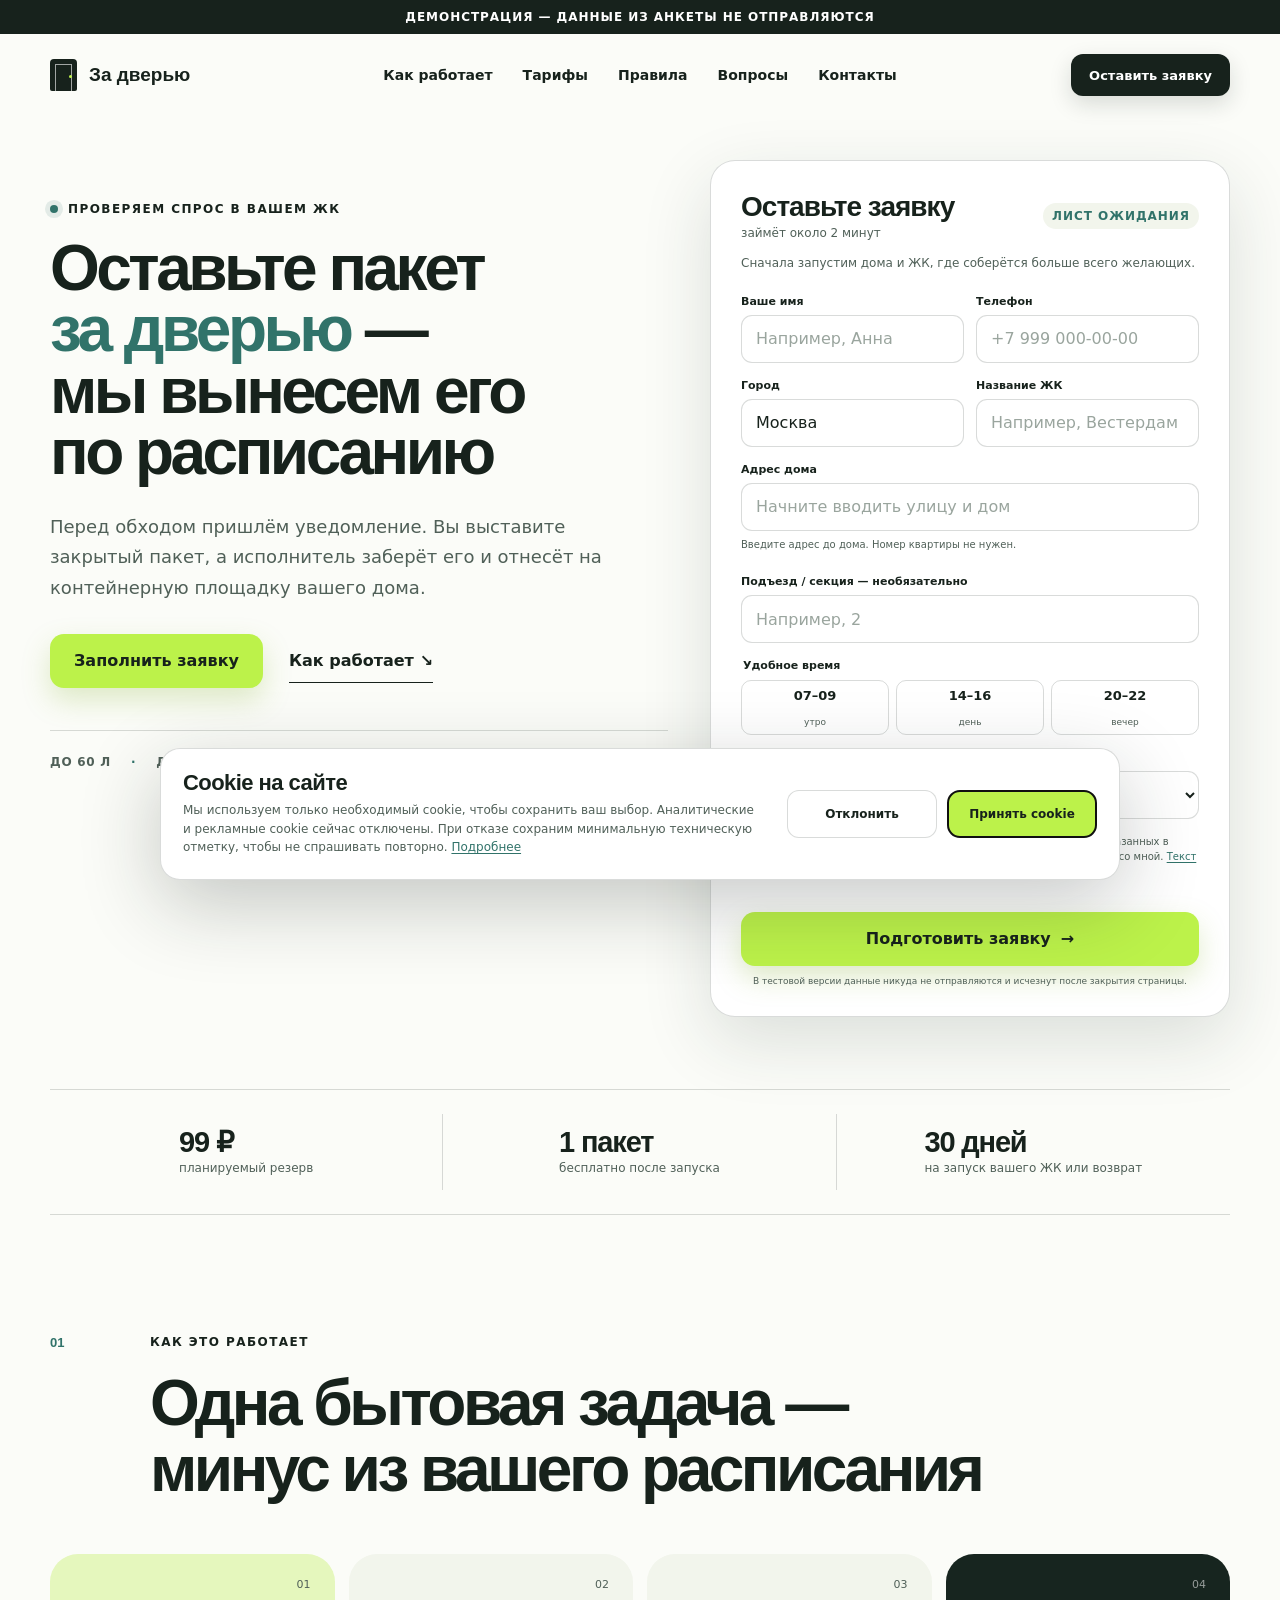
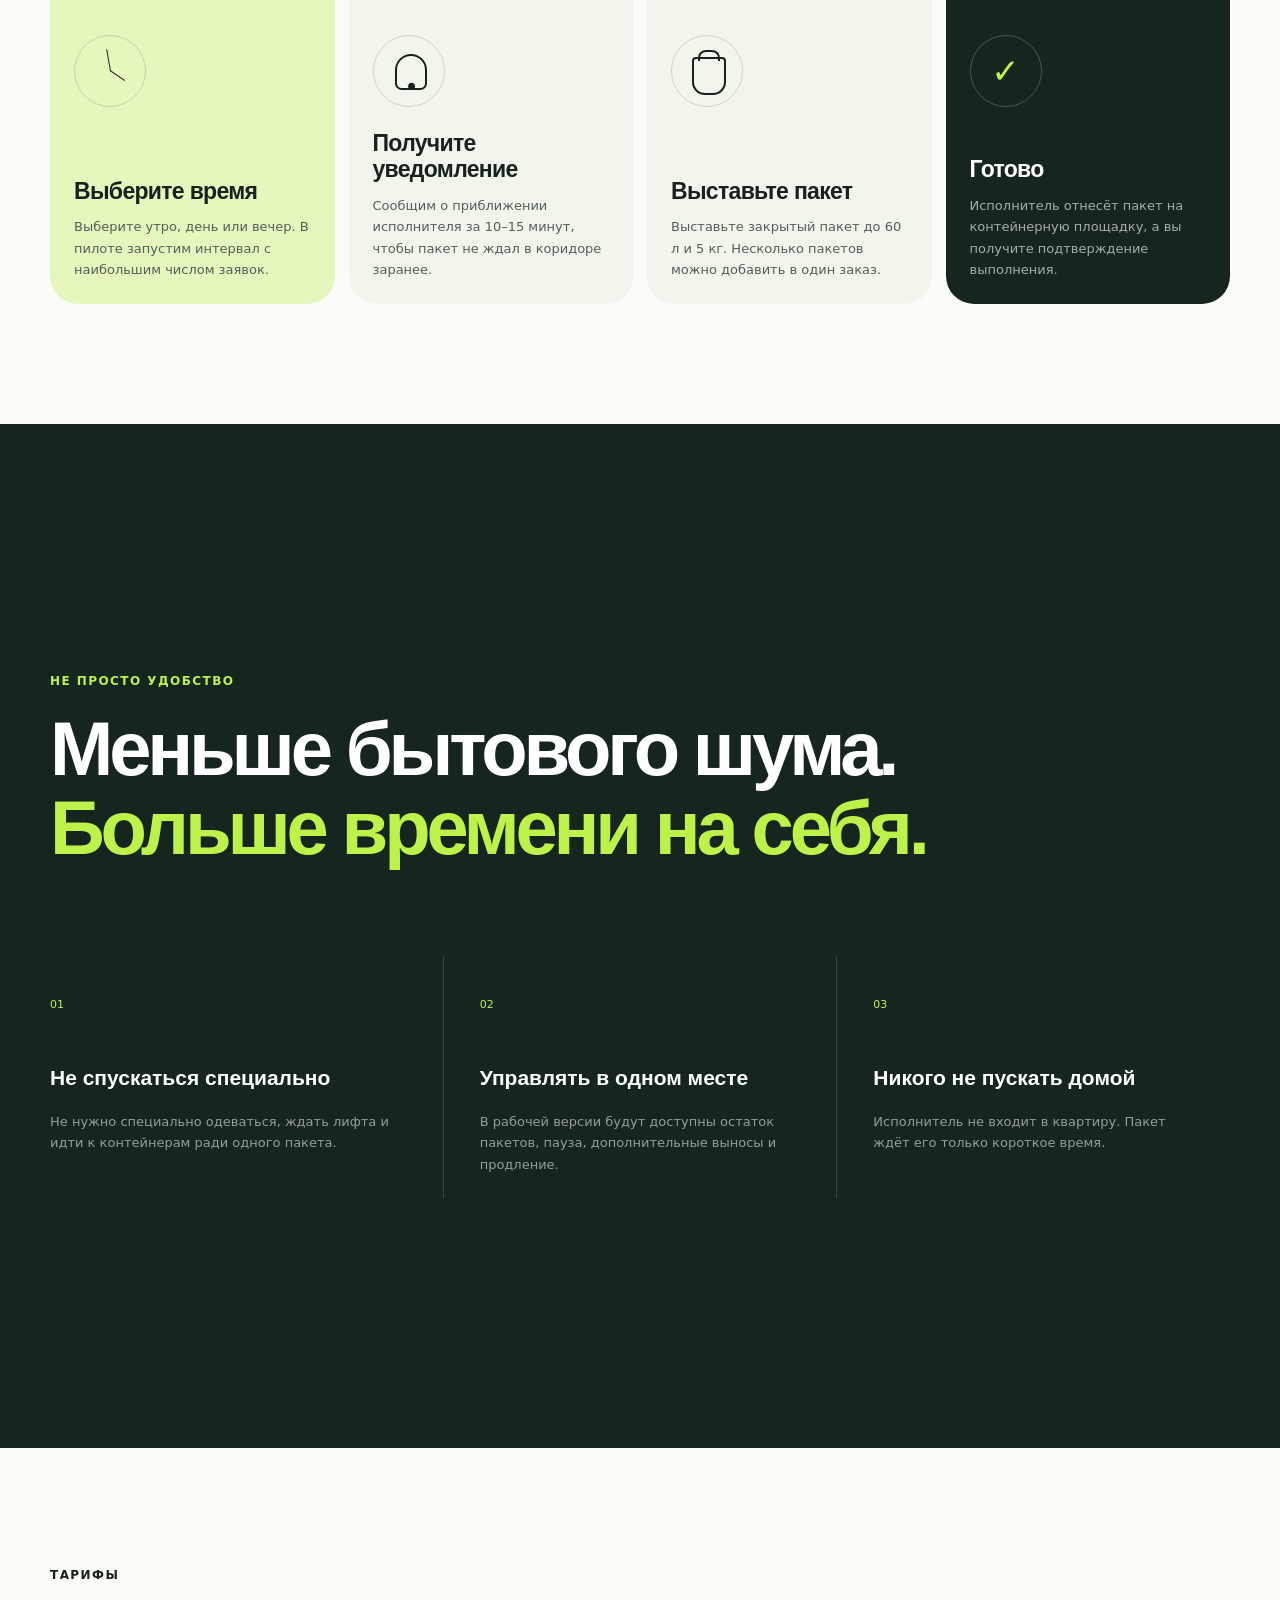
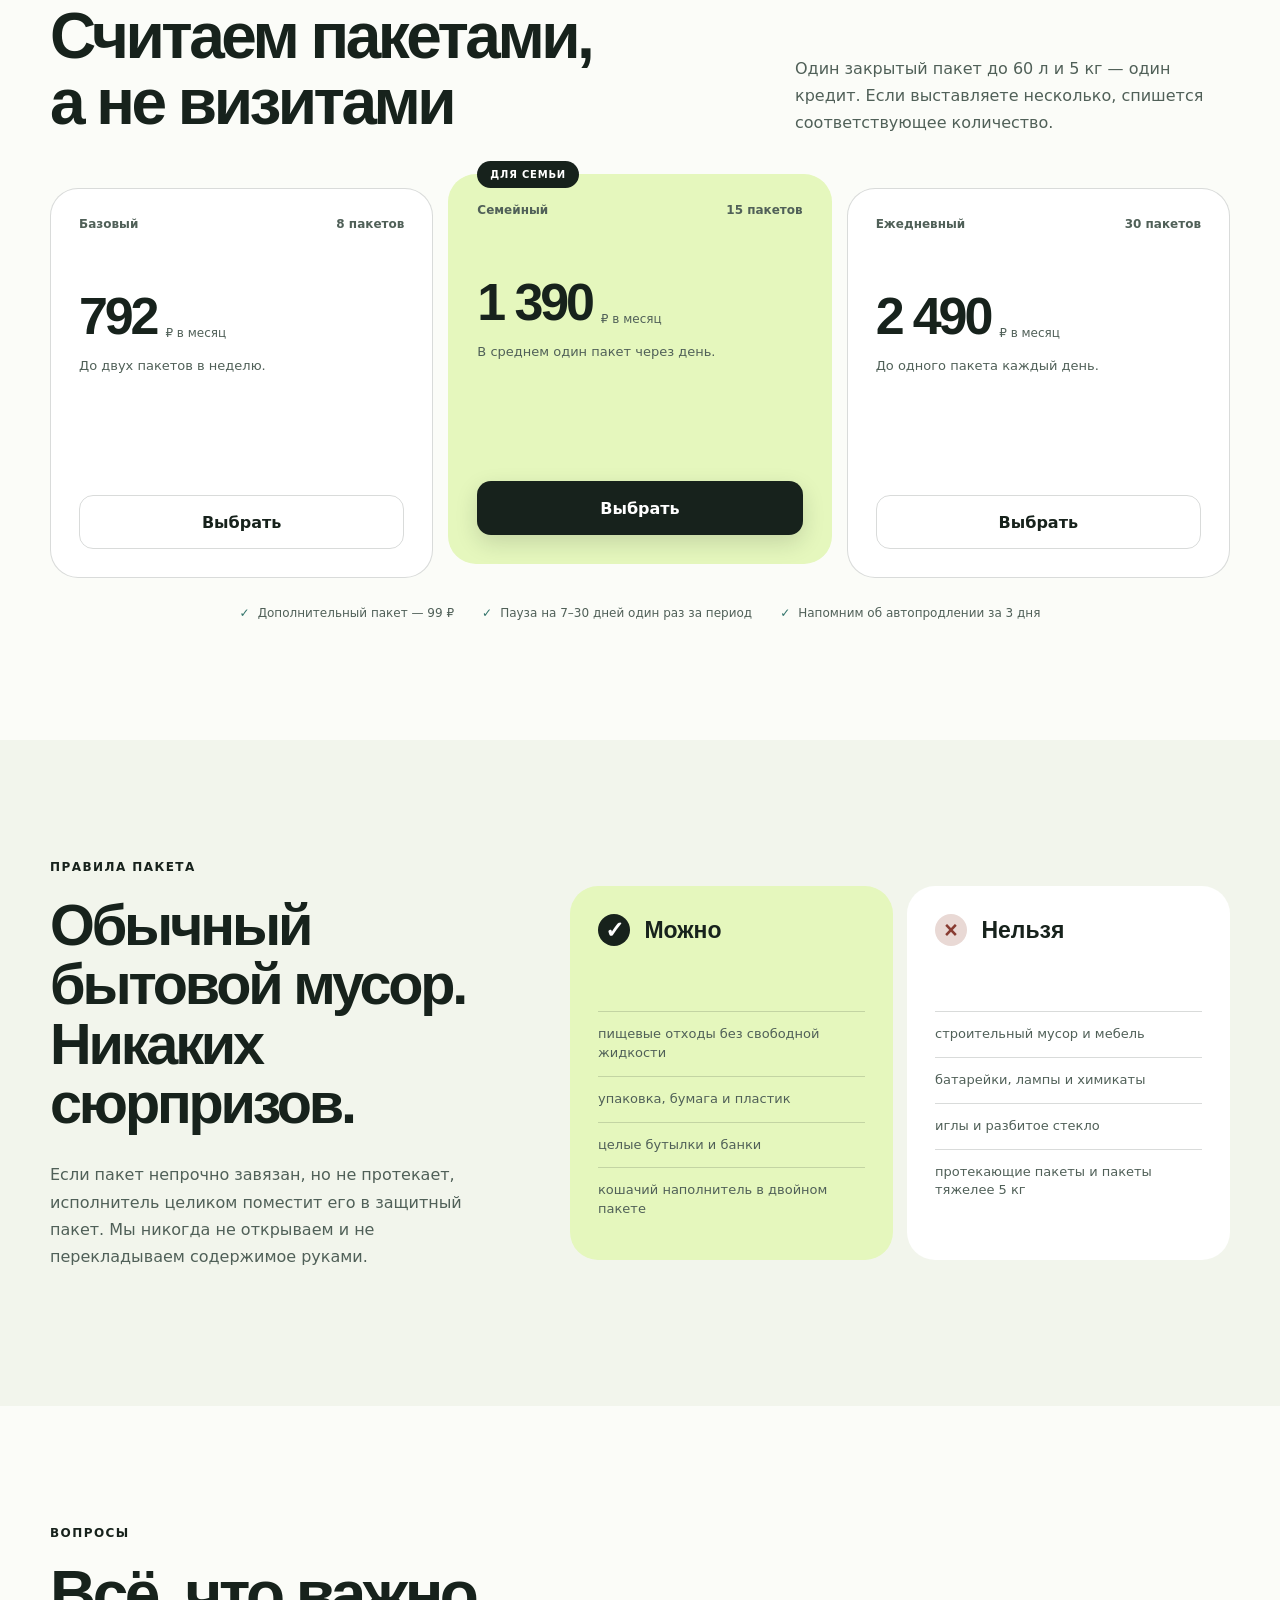
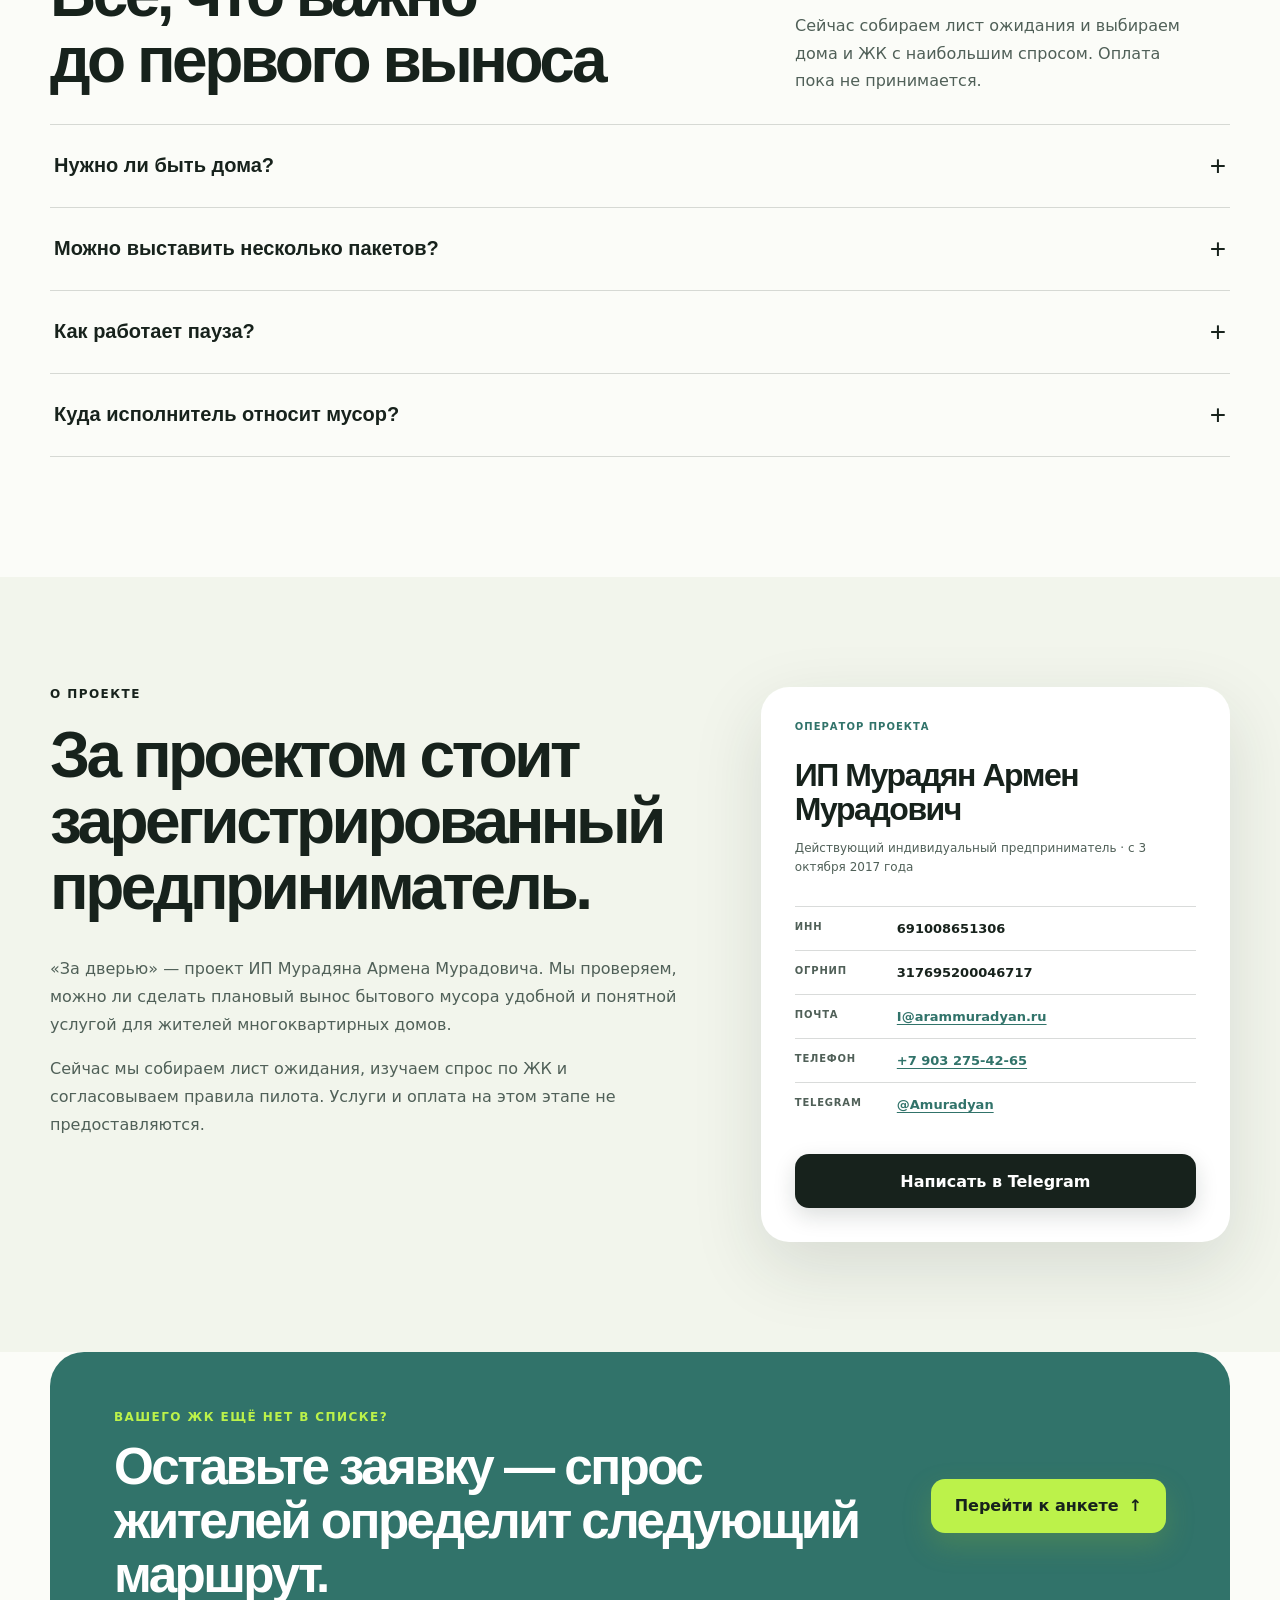
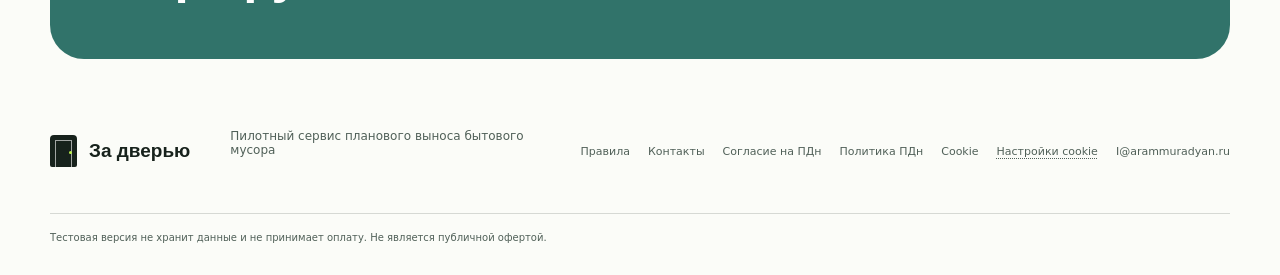
<file: index.html>
<!doctype html>
<html lang="ru">
  <head>
    <meta charset="UTF-8" />
    <meta name="viewport" content="width=device-width, initial-scale=1.0" />
    <meta name="theme-color" content="#f2f5ec" />
    <meta
      name="description"
      content="За дверью — пилот сервиса планового выноса бытового мусора для жителей многоквартирных домов."
    />
    <title>За дверью — вынос мусора по расписанию</title>
    <link rel="stylesheet" href="styles.css?v=20260810-4" />
    <script src="cookie-consent.js?v=20260810-4" defer></script>
  </head>
  <body>
    <div class="prototype-bar" id="environment-bar">
      <span>Собираем заявки из разных ЖК</span>
    </div>

    <header class="site-header" id="top">
      <a class="brand" href="#top" aria-label="За дверью — на главную">
        <span class="brand__mark" aria-hidden="true"><span></span></span>
        <span>За дверью</span>
      </a>
      <nav class="desktop-nav" aria-label="Основная навигация">
        <a href="#how">Как работает</a>
        <a href="#plans">Тарифы</a>
        <a href="#rules">Правила</a>
        <a href="#faq">Вопросы</a>
        <a href="#contacts">Контакты</a>
      </nav>
      <a class="button button--small button--dark" href="#reserve-form">Оставить заявку</a>
    </header>

    <main>
      <section class="hero section-shell" id="reserve">
        <div class="hero__copy">
          <div class="eyebrow"><span></span> Проверяем спрос в вашем ЖК</div>
          <h1>
            <span>Оставьте пакет</span>
            <span><em>за дверью</em> —</span>
            <span>мы вынесем его</span>
            <span>по расписанию</span>
          </h1>
          <p class="hero__lead">
            Перед обходом пришлём уведомление. Вы выставите закрытый пакет, а исполнитель
            заберёт его и отнесёт на контейнерную площадку вашего дома.
          </p>
          <div class="hero__actions">
            <a class="button button--primary" href="#reserve-form">Заполнить заявку</a>
            <a class="text-link" href="#how">Как работает <span>↘</span></a>
          </div>
          <div class="hero__facts" aria-label="Основные условия">
            <span>до 60 л</span>
            <span>до 5 кг</span>
            <span>исполнитель не входит в квартиру</span>
          </div>
        </div>

        <form class="reserve-form reserve-form--hero" id="reserve-form" action="submit.php" method="post" data-production-endpoint="submit.php" novalidate>
          <div class="form-head">
            <div><strong>Оставьте заявку</strong><span>займёт около 2 минут</span></div>
            <span class="demo-pill">лист ожидания</span>
          </div>
          <p class="form-intro">Сначала запустим дома и ЖК, где соберётся больше всего желающих.</p>

          <div class="form-grid">
            <label>
              <span>Ваше имя</span>
              <input type="text" name="name" autocomplete="name" placeholder="Например, Анна" required />
            </label>
            <label>
              <span>Телефон</span>
              <input type="tel" name="phone" autocomplete="tel" placeholder="+7 999 000-00-00" required />
            </label>
          </div>

          <div class="form-grid">
            <label>
              <span>Город</span>
              <input type="text" name="city" autocomplete="address-level2" value="Москва" required />
            </label>
            <label>
              <span>Название ЖК</span>
              <input type="text" name="complex" placeholder="Например, Вестердам" required />
            </label>
          </div>

          <div class="form-field address-field">
            <label for="address-input">Адрес дома</label>
            <div class="address-combobox">
              <input
                id="address-input"
                type="text"
                name="address"
                autocomplete="off"
                aria-autocomplete="list"
                aria-controls="address-suggestions"
                aria-describedby="address-note address-status"
                aria-expanded="false"
                aria-haspopup="listbox"
                placeholder="Начните вводить улицу и дом"
                role="combobox"
                required
              />
              <div class="address-suggestions" id="address-suggestions" role="listbox" hidden></div>
            </div>
            <small class="input-note" id="address-note">Введите адрес до дома. Номер квартиры не нужен.</small>
            <small class="address-status" id="address-status" role="status" aria-live="polite"></small>
          </div>

          <label>
            <span>Подъезд / секция — необязательно</span>
            <input type="text" name="entrance" placeholder="Например, 2" />
          </label>

          <fieldset>
            <legend>Удобное время</legend>
            <div class="slot-options">
              <label><input type="radio" name="slot" value="07:00–09:00" required /><span>07–09<small>утро</small></span></label>
              <label><input type="radio" name="slot" value="14:00–16:00" /><span>14–16<small>день</small></span></label>
              <label><input type="radio" name="slot" value="20:00–22:00" /><span>20–22<small>вечер</small></span></label>
            </div>
          </fieldset>

          <label>
            <span>Предварительный тариф</span>
            <select name="plan" id="plan-select" required>
              <option value="">Выберите тариф</option>
              <option>Базовый — 792 ₽</option>
              <option>Семейный — 1 390 ₽</option>
              <option>Ежедневный — 2 490 ₽</option>
            </select>
          </label>

          <label class="check-row">
            <input
              type="checkbox"
              name="privacy_consent"
              value="personal-data-v1.3-2026-08-10"
              required
            />
            <span>
              Я даю оператору проекта «За дверью» согласие на обработку указанных в анкете
              персональных данных, чтобы принять заявку и связаться со мной.
              <a href="consent.html" target="_blank" rel="noopener">Текст согласия</a> ·
              <a href="privacy.html" target="_blank" rel="noopener">Политика обработки ПДн</a>
            </span>
          </label>

          <label class="form-trap" aria-hidden="true">
            <span>Оставьте это поле пустым</span>
            <input type="text" name="website" tabindex="-1" autocomplete="off" />
          </label>
          <input type="hidden" name="started_at" id="form-started-at" value="" />

          <p class="form-error" id="form-error" role="alert"></p>
          <button class="button button--primary button--wide" id="submit-application" type="submit">Подготовить заявку <span>→</span></button>
          <p class="form-note" id="form-storage-note">В тестовой версии данные никуда не отправляются и исчезнут после закрытия страницы.</p>
        </form>
      </section>

      <section class="trust-strip section-shell" aria-label="Условия раннего доступа">
        <div><strong>99 ₽</strong><span>планируемый резерв</span></div>
        <div><strong>1 пакет</strong><span>бесплатно после запуска</span></div>
        <div><strong>30 дней</strong><span>на запуск вашего ЖК или возврат</span></div>
      </section>

      <section class="section section-shell" id="how">
        <div class="section-heading">
          <span class="section-index">01</span>
          <div>
            <p class="kicker">Как это работает</p>
            <h2>Одна бытовая задача —<br />минус из вашего расписания</h2>
          </div>
        </div>
        <div class="steps-grid">
          <article class="step-card step-card--accent">
            <span class="step-card__number">01</span>
            <div class="step-card__icon icon-clock" aria-hidden="true"></div>
            <h3>Выберите время</h3>
            <p>Выберите утро, день или вечер. В пилоте запустим интервал с наибольшим числом заявок.</p>
          </article>
          <article class="step-card">
            <span class="step-card__number">02</span>
            <div class="step-card__icon icon-bell" aria-hidden="true"></div>
            <h3>Получите уведомление</h3>
            <p>Сообщим о приближении исполнителя за 10–15 минут, чтобы пакет не ждал в коридоре заранее.</p>
          </article>
          <article class="step-card">
            <span class="step-card__number">03</span>
            <div class="step-card__icon icon-bag" aria-hidden="true"></div>
            <h3>Выставьте пакет</h3>
            <p>Выставьте закрытый пакет до 60 л и 5 кг. Несколько пакетов можно добавить в один заказ.</p>
          </article>
          <article class="step-card step-card--dark">
            <span class="step-card__number">04</span>
            <div class="step-card__icon icon-check" aria-hidden="true"></div>
            <h3>Готово</h3>
            <p>Исполнитель отнесёт пакет на контейнерную площадку, а вы получите подтверждение выполнения.</p>
          </article>
        </div>
      </section>

      <section class="section section--dark">
        <div class="section-shell lifestyle">
          <div class="lifestyle__statement">
            <p class="kicker kicker--light">Не просто удобство</p>
            <h2>Меньше бытового шума.<br /><em>Больше времени на себя.</em></h2>
          </div>
          <div class="lifestyle__cards">
            <article>
              <span>01</span>
              <h3>Не спускаться специально</h3>
              <p>Не нужно специально одеваться, ждать лифта и идти к контейнерам ради одного пакета.</p>
            </article>
            <article>
              <span>02</span>
              <h3>Управлять в одном месте</h3>
              <p>В рабочей версии будут доступны остаток пакетов, пауза, дополнительные выносы и продление.</p>
            </article>
            <article>
              <span>03</span>
              <h3>Никого не пускать домой</h3>
              <p>Исполнитель не входит в квартиру. Пакет ждёт его только короткое время.</p>
            </article>
          </div>
        </div>
      </section>

      <section class="section section-shell" id="plans">
        <div class="section-heading section-heading--split">
          <div>
            <p class="kicker">Тарифы</p>
            <h2>Считаем пакетами,<br />а не визитами</h2>
          </div>
          <p class="section-intro">
            Один закрытый пакет до 60 л и 5 кг — один кредит. Если выставляете несколько,
            спишется соответствующее количество.
          </p>
        </div>

        <div class="plans-grid">
          <article class="plan-card">
            <div class="plan-card__top"><span>Базовый</span><span>8 пакетов</span></div>
            <div class="plan-card__price"><strong>792</strong><span>₽ в месяц</span></div>
            <p>До двух пакетов в неделю.</p>
            <button class="button button--outline select-plan" data-plan="Базовый — 792 ₽">Выбрать</button>
          </article>

          <article class="plan-card plan-card--featured">
            <div class="plan-card__tag">Для семьи</div>
            <div class="plan-card__top"><span>Семейный</span><span>15 пакетов</span></div>
            <div class="plan-card__price"><strong>1 390</strong><span>₽ в месяц</span></div>
            <p>В среднем один пакет через день.</p>
            <button class="button button--dark select-plan" data-plan="Семейный — 1 390 ₽">Выбрать</button>
          </article>

          <article class="plan-card">
            <div class="plan-card__top"><span>Ежедневный</span><span>30 пакетов</span></div>
            <div class="plan-card__price"><strong>2 490</strong><span>₽ в месяц</span></div>
            <p>До одного пакета каждый день.</p>
            <button class="button button--outline select-plan" data-plan="Ежедневный — 2 490 ₽">Выбрать</button>
          </article>
        </div>

        <div class="plans-note">
          <span>Дополнительный пакет — 99 ₽</span>
          <span>Пауза на 7–30 дней один раз за период</span>
          <span>Напомним об автопродлении за 3 дня</span>
        </div>
      </section>

      <section class="section section--soft" id="rules">
        <div class="section-shell rules-layout">
          <div class="rules-copy">
            <p class="kicker">Правила пакета</p>
            <h2>Обычный бытовой мусор.<br />Никаких сюрпризов.</h2>
            <p>
              Если пакет непрочно завязан, но не протекает, исполнитель целиком поместит его
              в защитный пакет. Мы никогда не открываем и не перекладываем содержимое руками.
            </p>
          </div>
          <div class="rules-columns">
            <article class="rule-card rule-card--yes">
              <h3><span>✓</span> Можно</h3>
              <ul>
                <li>пищевые отходы без свободной жидкости</li>
                <li>упаковка, бумага и пластик</li>
                <li>целые бутылки и банки</li>
                <li>кошачий наполнитель в двойном пакете</li>
              </ul>
            </article>
            <article class="rule-card rule-card--no">
              <h3><span>×</span> Нельзя</h3>
              <ul>
                <li>строительный мусор и мебель</li>
                <li>батарейки, лампы и химикаты</li>
                <li>иглы и разбитое стекло</li>
                <li>протекающие пакеты и пакеты тяжелее 5 кг</li>
              </ul>
            </article>
          </div>
        </div>
      </section>

      <section class="section section-shell" id="faq">
        <div class="section-heading section-heading--split faq-heading">
          <div>
            <p class="kicker">Вопросы</p>
            <h2>Всё, что важно<br />до первого выноса</h2>
          </div>
          <p class="section-intro">Сейчас собираем лист ожидания и выбираем дома и ЖК с наибольшим спросом. Оплата пока не принимается.</p>
        </div>
        <div class="faq-list">
          <details>
            <summary>Нужно ли быть дома?<span>+</span></summary>
            <p>Не обязательно, если правила дома разрешают кратковременно выставить пакет у двери. Мы предупредим за 10–15 минут. При необходимости его можно передать лично.</p>
          </details>
          <details>
            <summary>Можно выставить несколько пакетов?<span>+</span></summary>
            <p>Да. Укажите количество до обхода. Каждый пакет до 60 л и 5 кг списывает один кредит.</p>
          </details>
          <details>
            <summary>Как работает пауза?<span>+</span></summary>
            <p>Один раз за период подписку можно будет приостановить на 7–30 дней. Срок действия пакетов и дата следующего списания сдвинутся на срок паузы.</p>
          </details>
          <details>
            <summary>Куда исполнитель относит мусор?<span>+</span></summary>
            <p>На контейнерную площадку вашего дома — после согласования правил с управляющей компанией. Мы не планируем складировать пакеты или перевозить их в другие районы.</p>
          </details>
        </div>
      </section>

      <section class="section section--soft about-section" id="contacts">
        <div class="section-shell about-grid">
          <div class="about-copy">
            <p class="kicker">О проекте</p>
            <h2>За проектом стоит<br />зарегистрированный предприниматель.</h2>
            <p class="about-lead">
              «За дверью» — проект ИП Мурадяна Армена Мурадовича. Мы проверяем, можно ли сделать
              плановый вынос бытового мусора удобной
              и понятной услугой для жителей многоквартирных домов.
            </p>
            <p class="about-lead">
              Сейчас мы собираем лист ожидания, изучаем спрос по ЖК и согласовываем правила пилота.
              Услуги и оплата на этом этапе не предоставляются.
            </p>
          </div>

          <aside class="contact-card" aria-label="Контакты автора проекта">
            <p class="contact-card__eyebrow">Оператор проекта</p>
            <h3>ИП Мурадян Армен Мурадович</h3>
            <p class="project-status">Действующий индивидуальный предприниматель · с 3 октября 2017 года</p>
            <dl class="contact-list">
              <div><dt>ИНН</dt><dd>691008651306</dd></div>
              <div><dt>ОГРНИП</dt><dd>317695200046717</dd></div>
              <div><dt>Почта</dt><dd><a href="mailto:I@arammuradyan.ru">I@arammuradyan.ru</a></dd></div>
              <div><dt>Телефон</dt><dd><a href="tel:+79032754265">+7 903 275-42-65</a></dd></div>
              <div><dt>Telegram</dt><dd><a href="https://t.me/Amuradyan" target="_blank" rel="noopener noreferrer">@Amuradyan</a></dd></div>
            </dl>
            <a class="button button--dark button--wide" href="https://t.me/Amuradyan" target="_blank" rel="noopener noreferrer">Написать в Telegram</a>
          </aside>
        </div>
      </section>

      <section class="bottom-cta section-shell">
        <div>
          <p class="kicker kicker--light">Вашего ЖК ещё нет в списке?</p>
          <h2>Оставьте заявку — спрос жителей определит следующий маршрут.</h2>
        </div>
        <a class="button button--primary" href="#reserve-form">Перейти к анкете <span>↑</span></a>
      </section>
    </main>

    <footer class="site-footer section-shell">
      <a class="brand brand--footer" href="#top"><span class="brand__mark" aria-hidden="true"><span></span></span><span>За дверью</span></a>
      <p>Пилотный сервис планового выноса бытового мусора</p>
      <div class="footer-links">
        <a href="#rules">Правила</a>
        <a href="#contacts">Контакты</a>
        <a href="consent.html">Согласие на ПДн</a>
        <a href="privacy.html">Политика ПДн</a>
        <a href="cookies.html">Cookie</a>
        <button class="cookie-settings-link" type="button" data-cookie-settings>Настройки cookie</button>
        <a href="mailto:I@arammuradyan.ru">I@arammuradyan.ru</a>
      </div>
      <small id="footer-data-note">Тестовая версия не хранит данные и не принимает оплату. Не является публичной офертой.</small>
    </footer>

    <dialog class="demo-dialog" id="demo-dialog">
      <button class="dialog-close" type="button" aria-label="Закрыть">×</button>
      <div class="dialog-icon" aria-hidden="true">↗</div>
      <p class="kicker" id="dialog-kicker">Заявка готова</p>
      <h2 id="dialog-title">Отправьте заявку по почте</h2>
      <p id="dialog-summary"></p>
      <p class="dialog-note" id="dialog-note">Откроется почтовое приложение с получателем I@arammuradyan.ru и готовым текстом. Проверьте письмо и подтвердите отправку.</p>
      <p class="share-status" id="share-status" role="status" aria-live="polite"></p>
      <a class="button button--dark button--wide" id="share-application" href="#">Отправить по почте</a>
      <button class="button button--outline button--wide dialog-copy" id="copy-application" type="button">Скопировать заявку</button>
      <button class="dialog-done" type="button">Закрыть</button>
    </dialog>

    <script src="script.js?v=20260810-5"></script>
  </body>
</html>
</file>
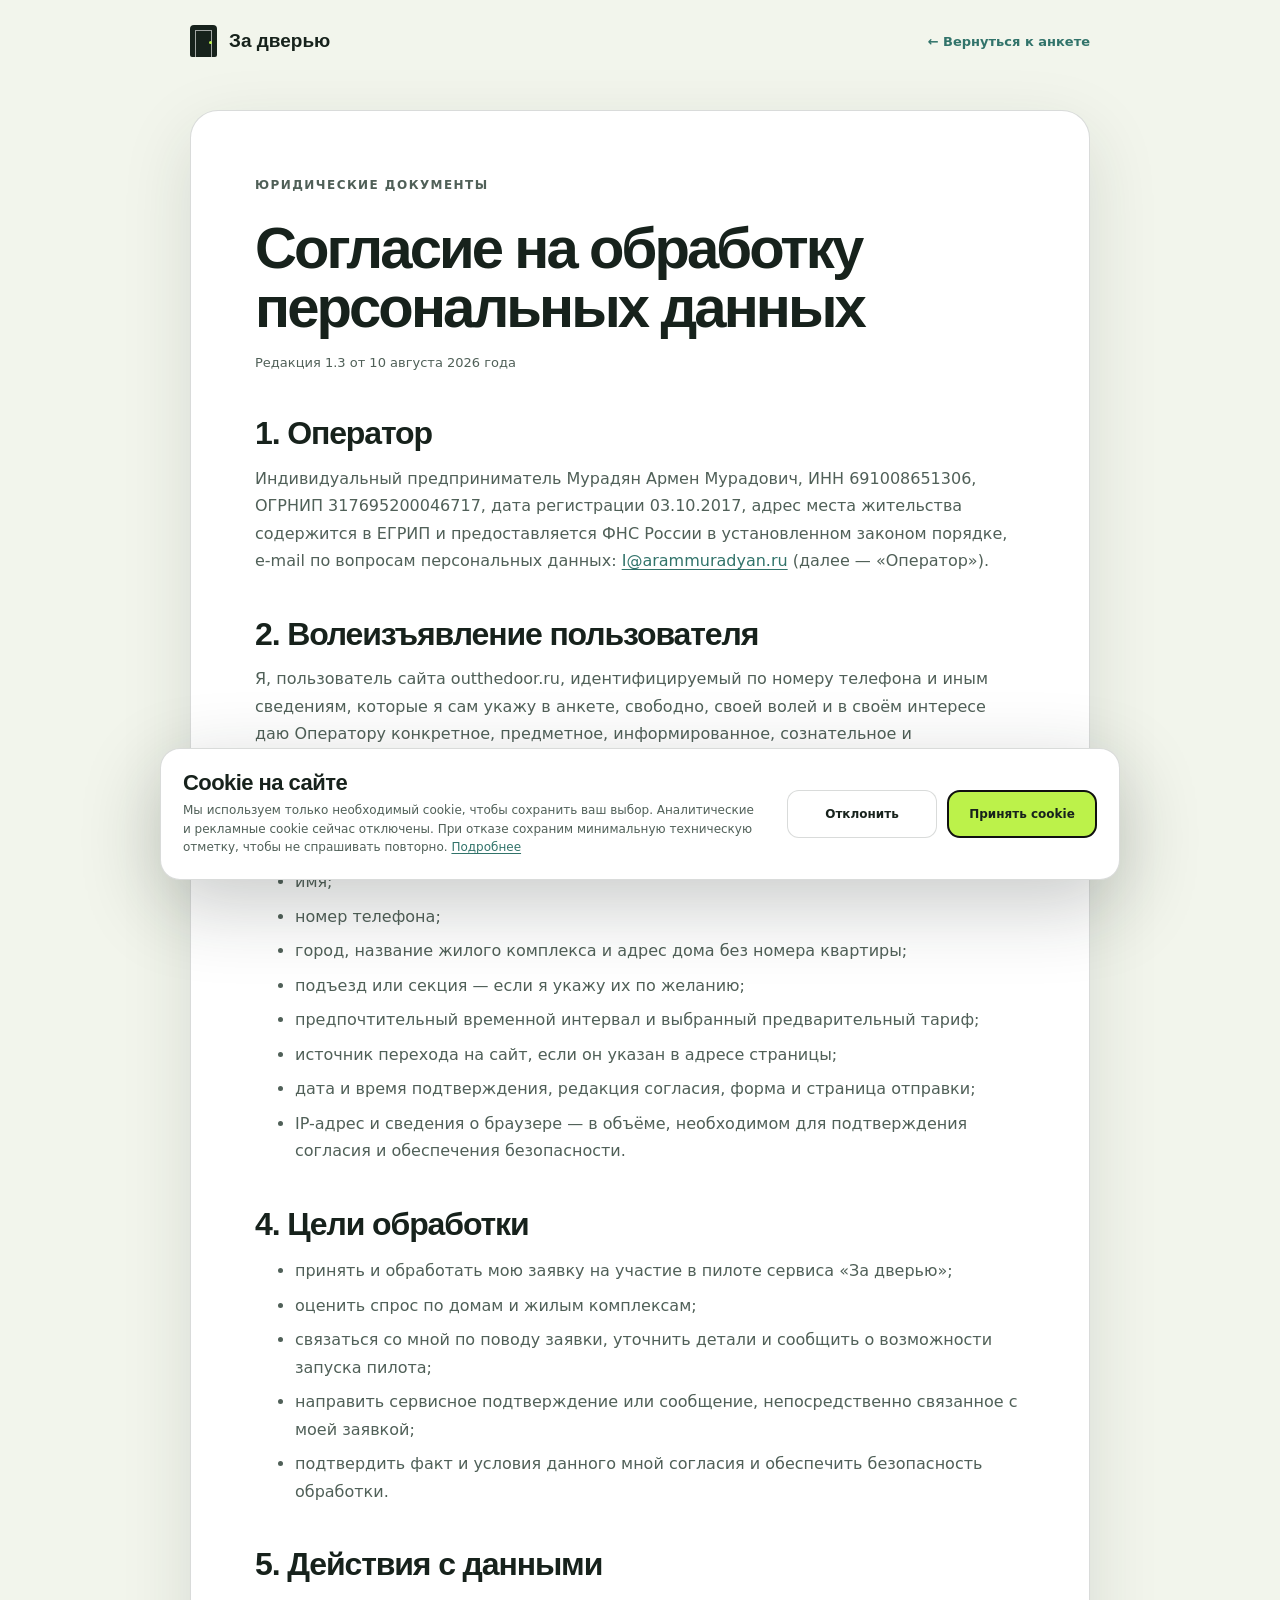
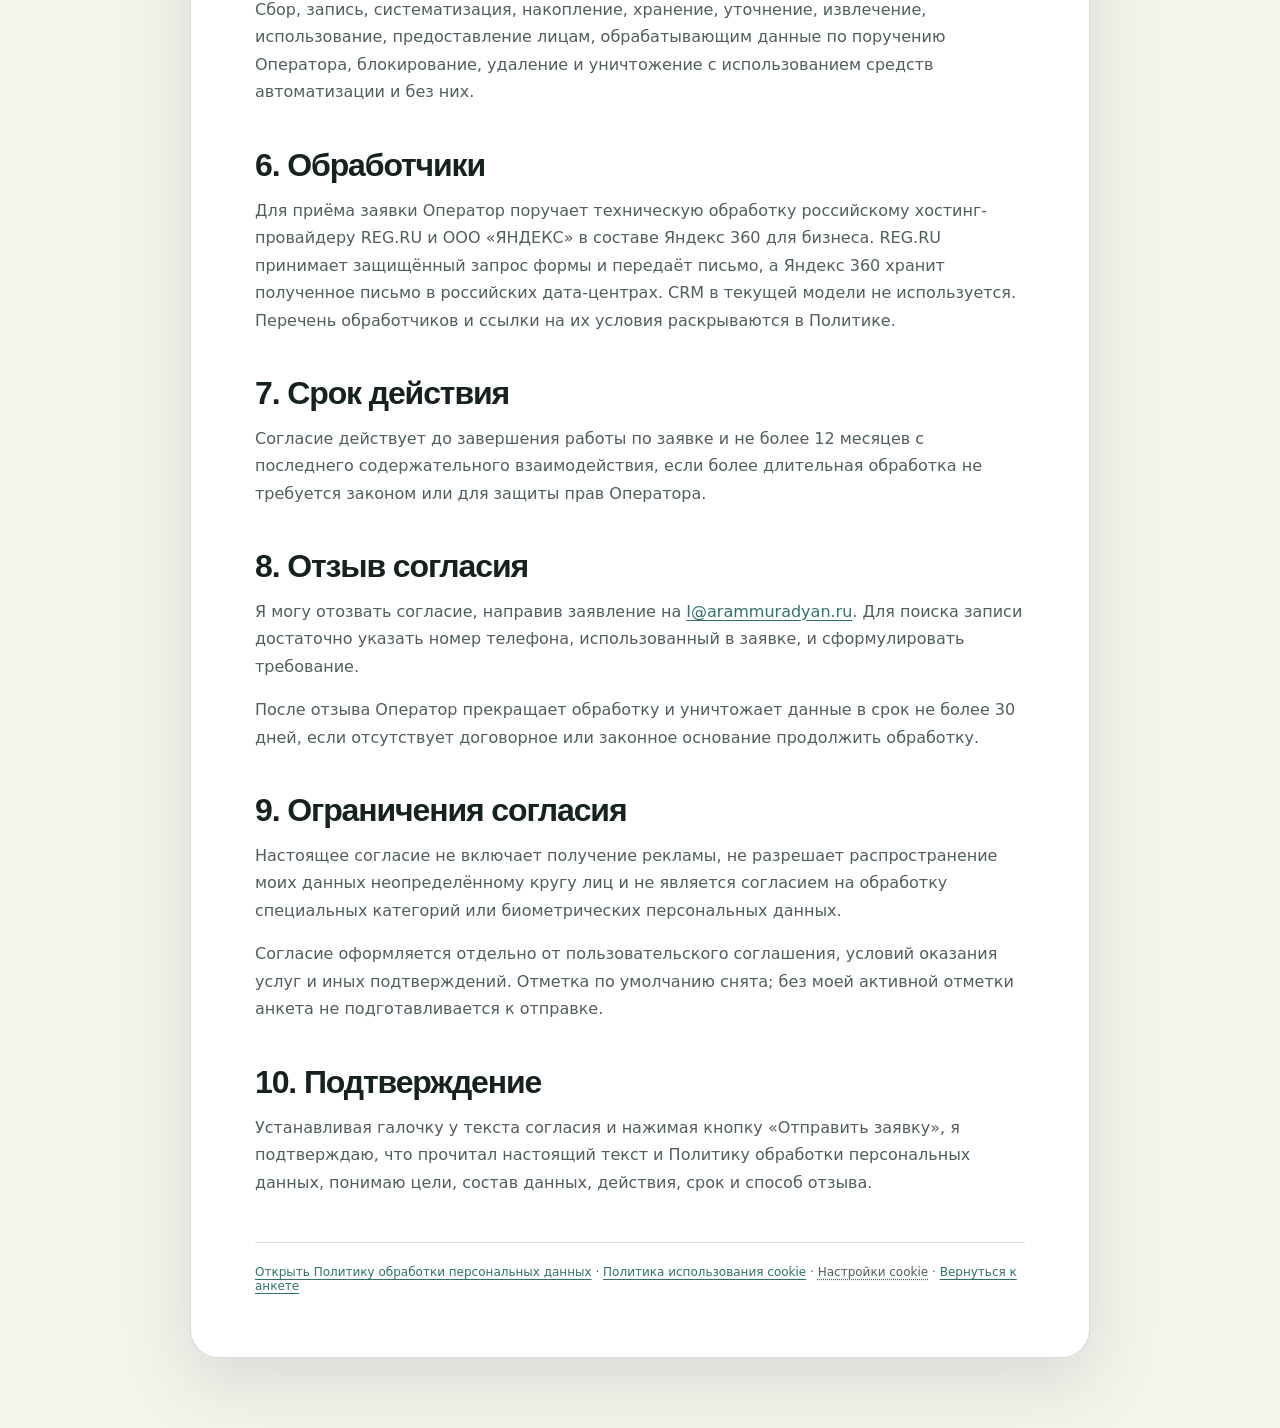
<file: consent.html>
<!doctype html>
<html lang="ru">
  <head>
    <meta charset="UTF-8" />
    <meta name="viewport" content="width=device-width, initial-scale=1.0" />
    <meta name="theme-color" content="#f2f5ec" />
    <meta name="robots" content="noindex, nofollow" />
    <title>Согласие на обработку персональных данных — За дверью</title>
    <link rel="stylesheet" href="styles.css?v=20260810-4" />
    <script src="cookie-consent.js?v=20260810-4" defer></script>
  </head>
  <body class="legal-page">
    <header class="legal-header">
      <a class="brand" href="index.html" aria-label="За дверью — на главную">
        <span class="brand__mark" aria-hidden="true"><span></span></span><span>За дверью</span>
      </a>
      <a class="legal-header__back" href="index.html#reserve-form">← Вернуться к анкете</a>
    </header>

    <main class="legal-document">
      <p class="kicker">Юридические документы</p>
      <h1>Согласие на обработку персональных данных</h1>
      <p class="legal-meta">Редакция 1.3 от 10 августа 2026 года</p>

      <h2>1. Оператор</h2>
      <p>
        Индивидуальный предприниматель Мурадян Армен Мурадович,
        ИНН 691008651306,
        ОГРНИП 317695200046717, дата регистрации 03.10.2017,
        адрес места жительства содержится в ЕГРИП и предоставляется ФНС России в установленном законом порядке,
        e-mail по вопросам персональных данных: <a href="mailto:I@arammuradyan.ru">I@arammuradyan.ru</a>
        (далее — «Оператор»).
      </p>

      <h2>2. Волеизъявление пользователя</h2>
      <p>Я, пользователь сайта outthedoor.ru, идентифицируемый по номеру телефона и иным сведениям, которые я сам укажу в анкете, свободно, своей волей и в своём интересе даю Оператору конкретное, предметное, информированное, сознательное и однозначное согласие на обработку моих персональных данных на условиях ниже.</p>

      <h2>3. Персональные данные</h2>
      <ul>
        <li>имя;</li>
        <li>номер телефона;</li>
        <li>город, название жилого комплекса и адрес дома без номера квартиры;</li>
        <li>подъезд или секция — если я укажу их по желанию;</li>
        <li>предпочтительный временной интервал и выбранный предварительный тариф;</li>
        <li>источник перехода на сайт, если он указан в адресе страницы;</li>
        <li>дата и время подтверждения, редакция согласия, форма и страница отправки;</li>
        <li>IP-адрес и сведения о браузере — в объёме, необходимом для подтверждения согласия и обеспечения безопасности.</li>
      </ul>

      <h2>4. Цели обработки</h2>
      <ul>
        <li>принять и обработать мою заявку на участие в пилоте сервиса «За дверью»;</li>
        <li>оценить спрос по домам и жилым комплексам;</li>
        <li>связаться со мной по поводу заявки, уточнить детали и сообщить о возможности запуска пилота;</li>
        <li>направить сервисное подтверждение или сообщение, непосредственно связанное с моей заявкой;</li>
        <li>подтвердить факт и условия данного мной согласия и обеспечить безопасность обработки.</li>
      </ul>

      <h2>5. Действия с данными</h2>
      <p>Сбор, запись, систематизация, накопление, хранение, уточнение, извлечение, использование, предоставление лицам, обрабатывающим данные по поручению Оператора, блокирование, удаление и уничтожение с использованием средств автоматизации и без них.</p>

      <h2>6. Обработчики</h2>
      <p>Для приёма заявки Оператор поручает техническую обработку российскому хостинг-провайдеру REG.RU и ООО «ЯНДЕКС» в составе Яндекс 360 для бизнеса. REG.RU принимает защищённый запрос формы и передаёт письмо, а Яндекс 360 хранит полученное письмо в российских дата-центрах. CRM в текущей модели не используется. Перечень обработчиков и ссылки на их условия раскрываются в Политике.</p>

      <h2>7. Срок действия</h2>
      <p>Согласие действует до завершения работы по заявке и не более 12 месяцев с последнего содержательного взаимодействия, если более длительная обработка не требуется законом или для защиты прав Оператора.</p>

      <h2>8. Отзыв согласия</h2>
      <p>Я могу отозвать согласие, направив заявление на <a href="mailto:I@arammuradyan.ru">I@arammuradyan.ru</a>. Для поиска записи достаточно указать номер телефона, использованный в заявке, и сформулировать требование.</p>
      <p>После отзыва Оператор прекращает обработку и уничтожает данные в срок не более 30 дней, если отсутствует договорное или законное основание продолжить обработку.</p>

      <h2>9. Ограничения согласия</h2>
      <p>Настоящее согласие не включает получение рекламы, не разрешает распространение моих данных неопределённому кругу лиц и не является согласием на обработку специальных категорий или биометрических персональных данных.</p>
      <p>Согласие оформляется отдельно от пользовательского соглашения, условий оказания услуг и иных подтверждений. Отметка по умолчанию снята; без моей активной отметки анкета не подготавливается к отправке.</p>

      <h2>10. Подтверждение</h2>
      <p>Устанавливая галочку у текста согласия и нажимая кнопку «Отправить заявку», я подтверждаю, что прочитал настоящий текст и Политику обработки персональных данных, понимаю цели, состав данных, действия, срок и способ отзыва.</p>

      <div class="legal-footer">
        <a href="privacy.html">Открыть Политику обработки персональных данных</a> ·
        <a href="cookies.html">Политика использования cookie</a> ·
        <button class="cookie-settings-link" type="button" data-cookie-settings>Настройки cookie</button> ·
        <a href="index.html#reserve-form">Вернуться к анкете</a>
      </div>
    </main>
  </body>
</html>
</file>
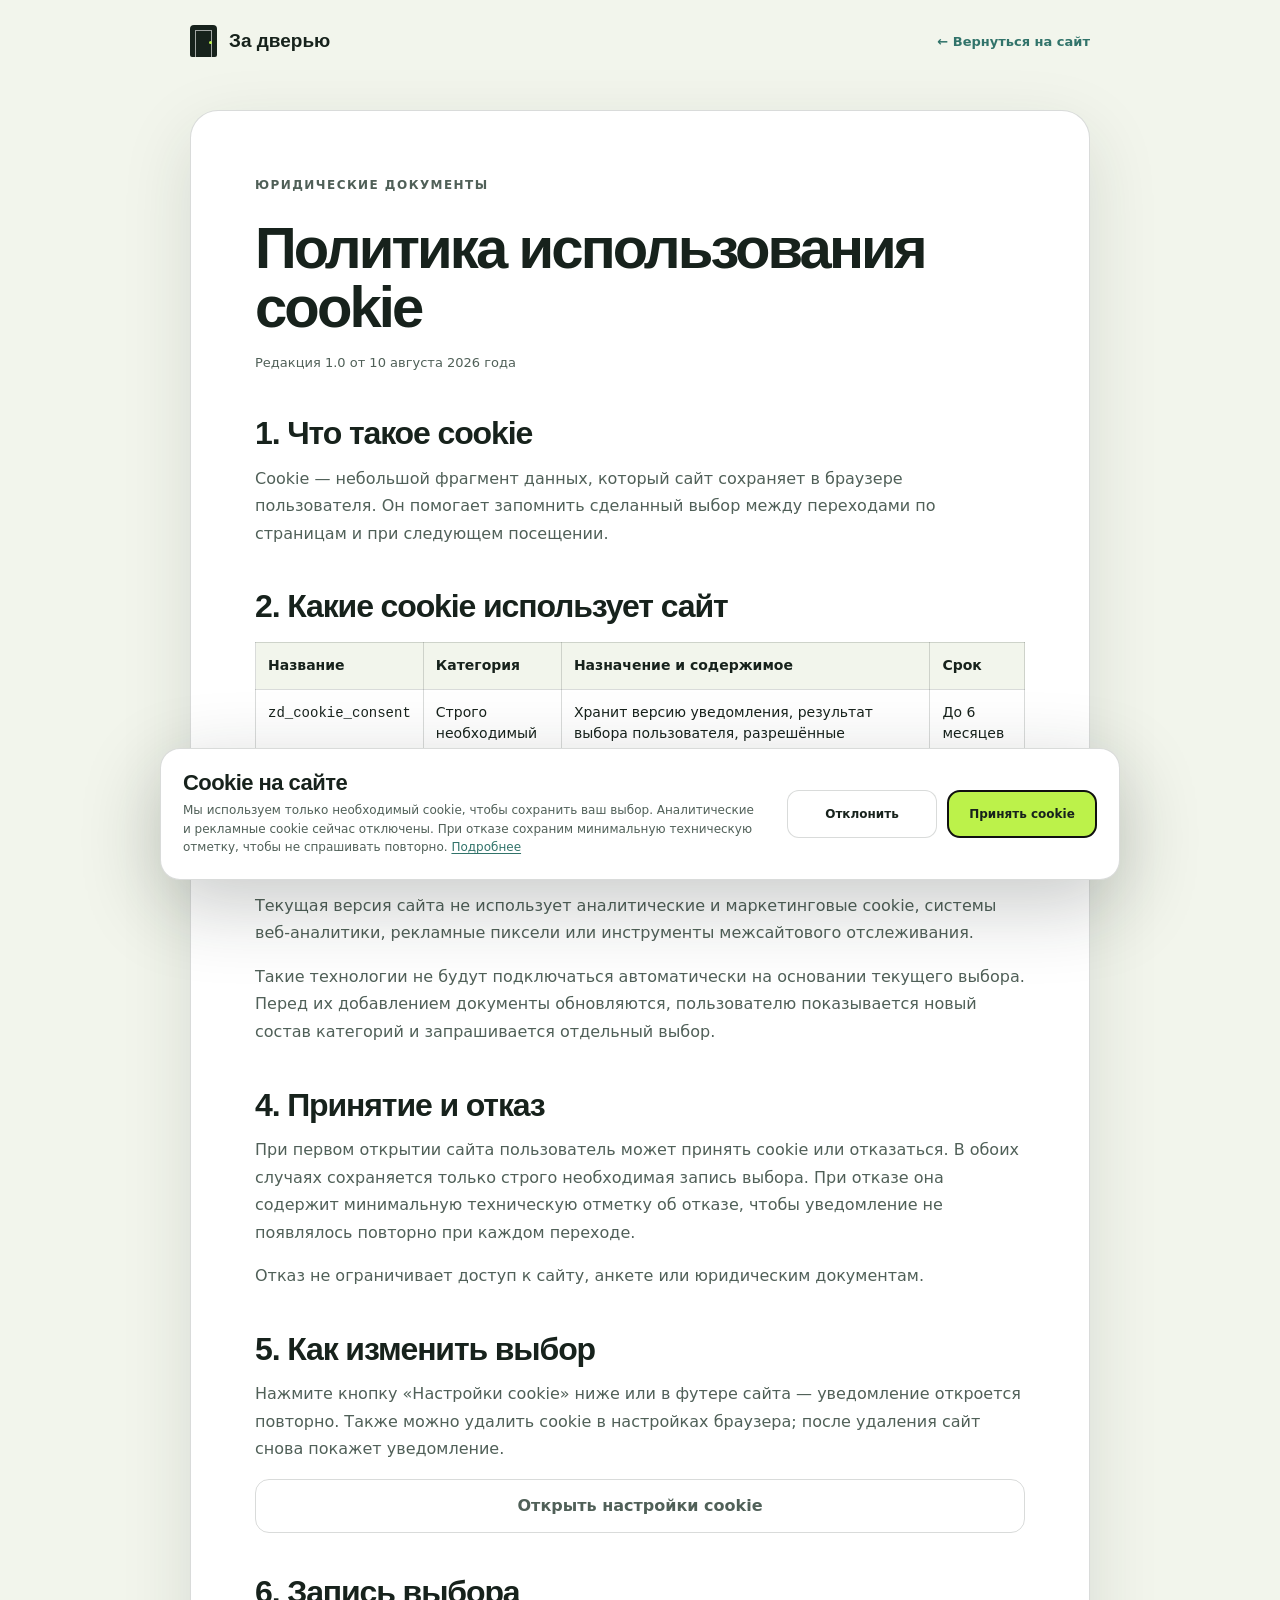
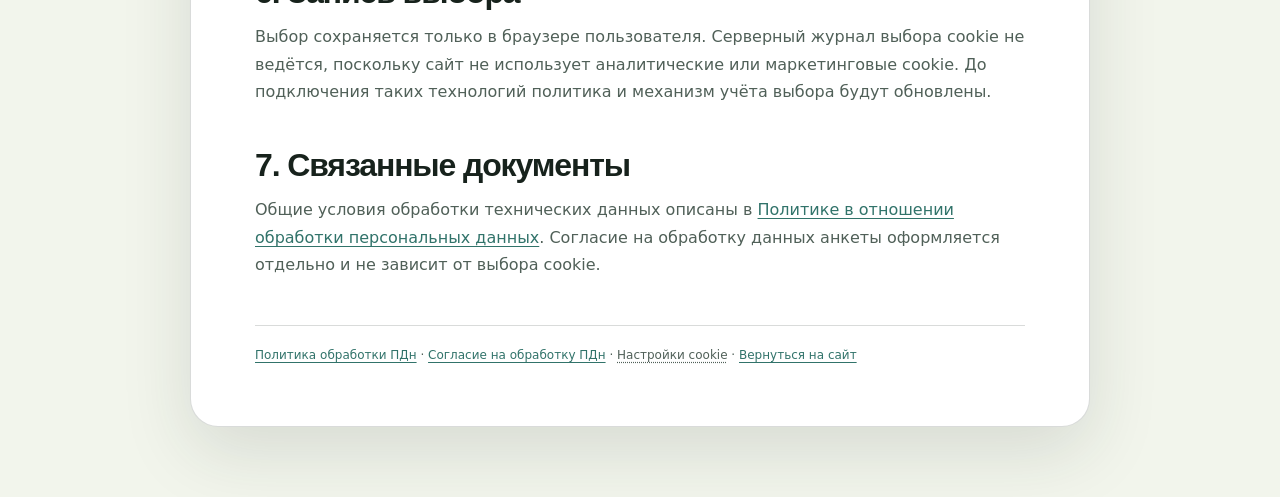
<file: cookies.html>
<!doctype html>
<html lang="ru">
  <head>
    <meta charset="UTF-8" />
    <meta name="viewport" content="width=device-width, initial-scale=1.0" />
    <meta name="theme-color" content="#f2f5ec" />
    <meta name="robots" content="noindex, nofollow" />
    <title>Политика использования cookie — За дверью</title>
    <link rel="stylesheet" href="styles.css?v=20260810-4" />
    <script src="cookie-consent.js?v=20260810-4" defer></script>
  </head>
  <body class="legal-page">
    <header class="legal-header">
      <a class="brand" href="index.html" aria-label="За дверью — на главную">
        <span class="brand__mark" aria-hidden="true"><span></span></span><span>За дверью</span>
      </a>
      <a class="legal-header__back" href="index.html">← Вернуться на сайт</a>
    </header>

    <main class="legal-document">
      <p class="kicker">Юридические документы</p>
      <h1>Политика использования cookie</h1>
      <p class="legal-meta">Редакция 1.0 от 10 августа 2026 года</p>

      <h2>1. Что такое cookie</h2>
      <p>Cookie — небольшой фрагмент данных, который сайт сохраняет в браузере пользователя. Он помогает запомнить сделанный выбор между переходами по страницам и при следующем посещении.</p>

      <h2>2. Какие cookie использует сайт</h2>
      <table>
        <thead>
          <tr><th>Название</th><th>Категория</th><th>Назначение и содержимое</th><th>Срок</th></tr>
        </thead>
        <tbody>
          <tr>
            <td><code>zd_cookie_consent</code></td>
            <td>Строго необходимый</td>
            <td>Хранит версию уведомления, результат выбора пользователя, разрешённые категории и время выбора. Нужен, чтобы не показывать баннер при каждом переходе.</td>
            <td>До 6 месяцев</td>
          </tr>
        </tbody>
      </table>

      <h2>3. Какие технологии отключены</h2>
      <p>Текущая версия сайта не использует аналитические и маркетинговые cookie, системы веб-аналитики, рекламные пиксели или инструменты межсайтового отслеживания.</p>
      <p>Такие технологии не будут подключаться автоматически на основании текущего выбора. Перед их добавлением документы обновляются, пользователю показывается новый состав категорий и запрашивается отдельный выбор.</p>

      <h2>4. Принятие и отказ</h2>
      <p>При первом открытии сайта пользователь может принять cookie или отказаться. В обоих случаях сохраняется только строго необходимая запись выбора. При отказе она содержит минимальную техническую отметку об отказе, чтобы уведомление не появлялось повторно при каждом переходе.</p>
      <p>Отказ не ограничивает доступ к сайту, анкете или юридическим документам.</p>

      <h2>5. Как изменить выбор</h2>
      <p>Нажмите кнопку «Настройки cookie» ниже или в футере сайта — уведомление откроется повторно. Также можно удалить cookie в настройках браузера; после удаления сайт снова покажет уведомление.</p>
      <p><button class="button button--outline cookie-policy-button" type="button" data-cookie-settings>Открыть настройки cookie</button></p>

      <h2>6. Запись выбора</h2>
      <p>Выбор сохраняется только в браузере пользователя. Серверный журнал выбора cookie не ведётся, поскольку сайт не использует аналитические или маркетинговые cookie. До подключения таких технологий политика и механизм учёта выбора будут обновлены.</p>

      <h2>7. Связанные документы</h2>
      <p>Общие условия обработки технических данных описаны в <a href="privacy.html">Политике в отношении обработки персональных данных</a>. Согласие на обработку данных анкеты оформляется отдельно и не зависит от выбора cookie.</p>

      <div class="legal-footer">
        <a href="privacy.html">Политика обработки ПДн</a> ·
        <a href="consent.html">Согласие на обработку ПДн</a> ·
        <button class="cookie-settings-link" type="button" data-cookie-settings>Настройки cookie</button> ·
        <a href="index.html">Вернуться на сайт</a>
      </div>
    </main>
  </body>
</html>
</file>
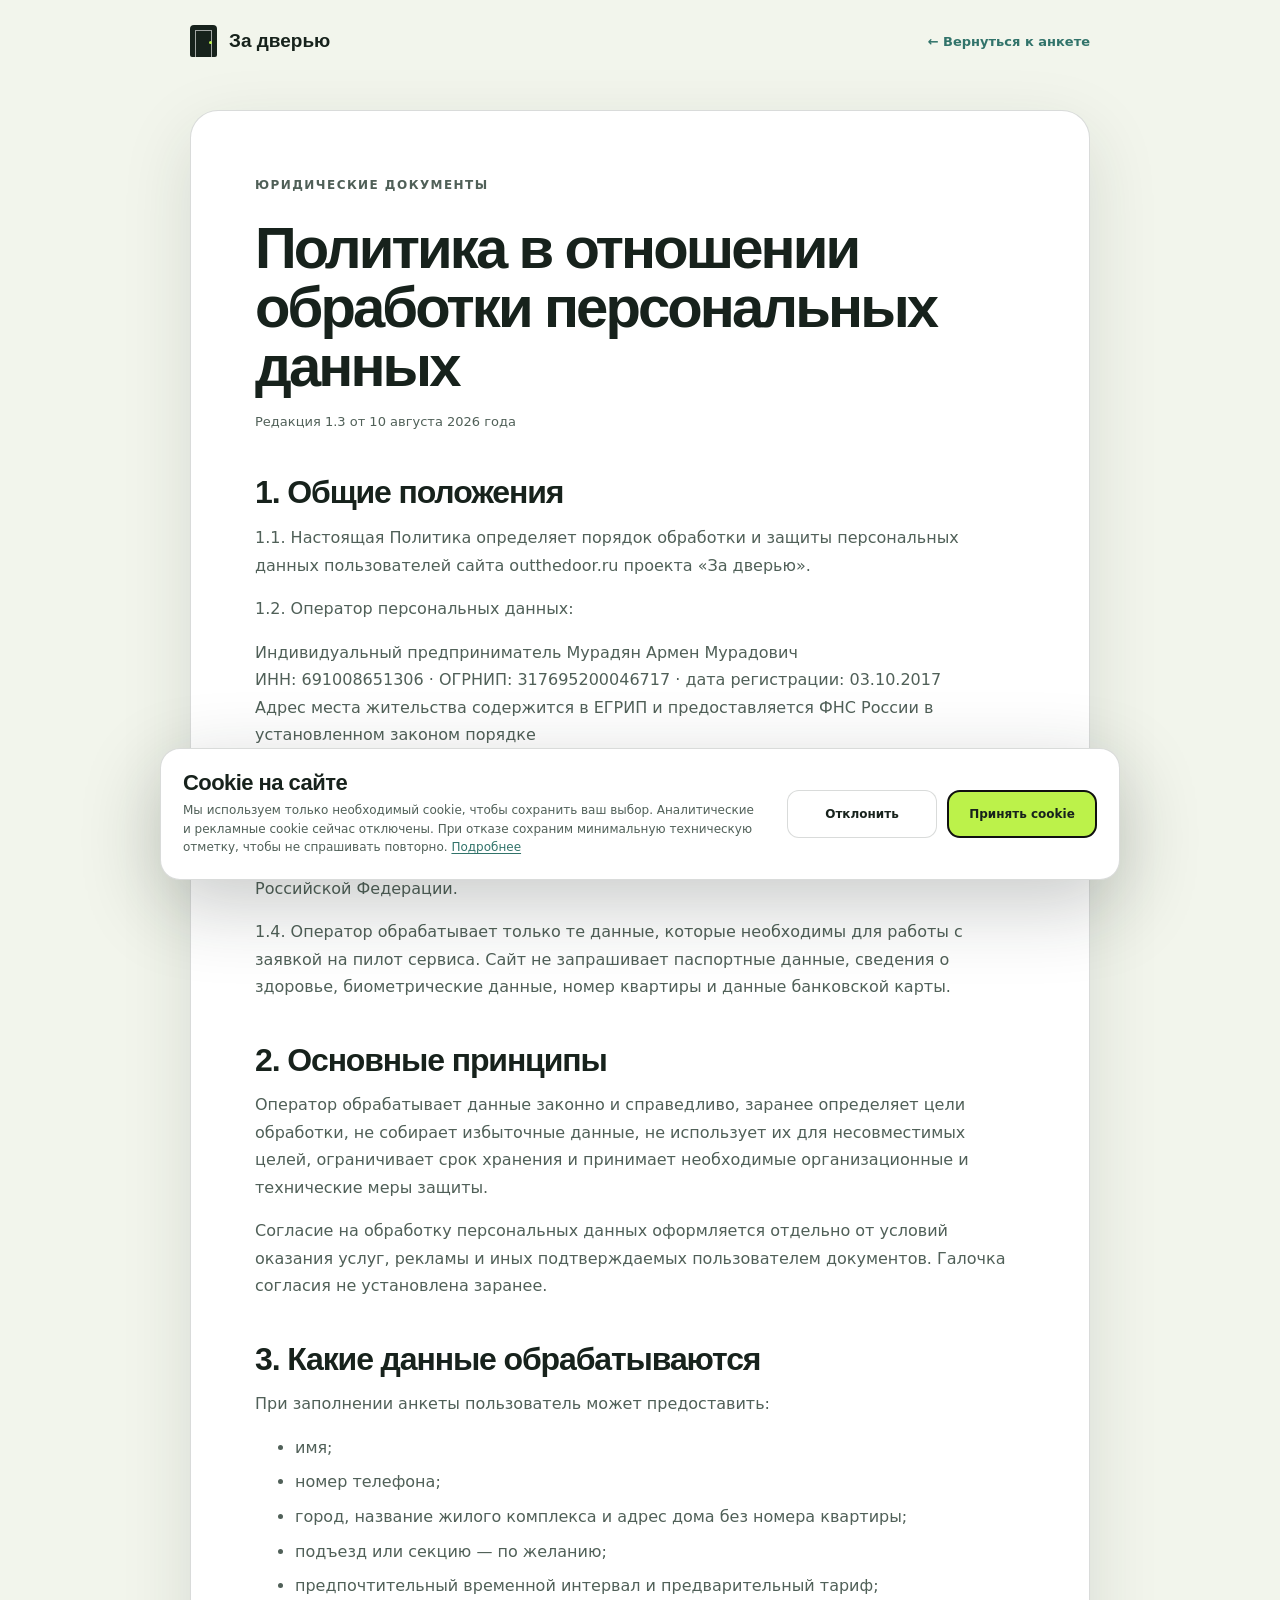
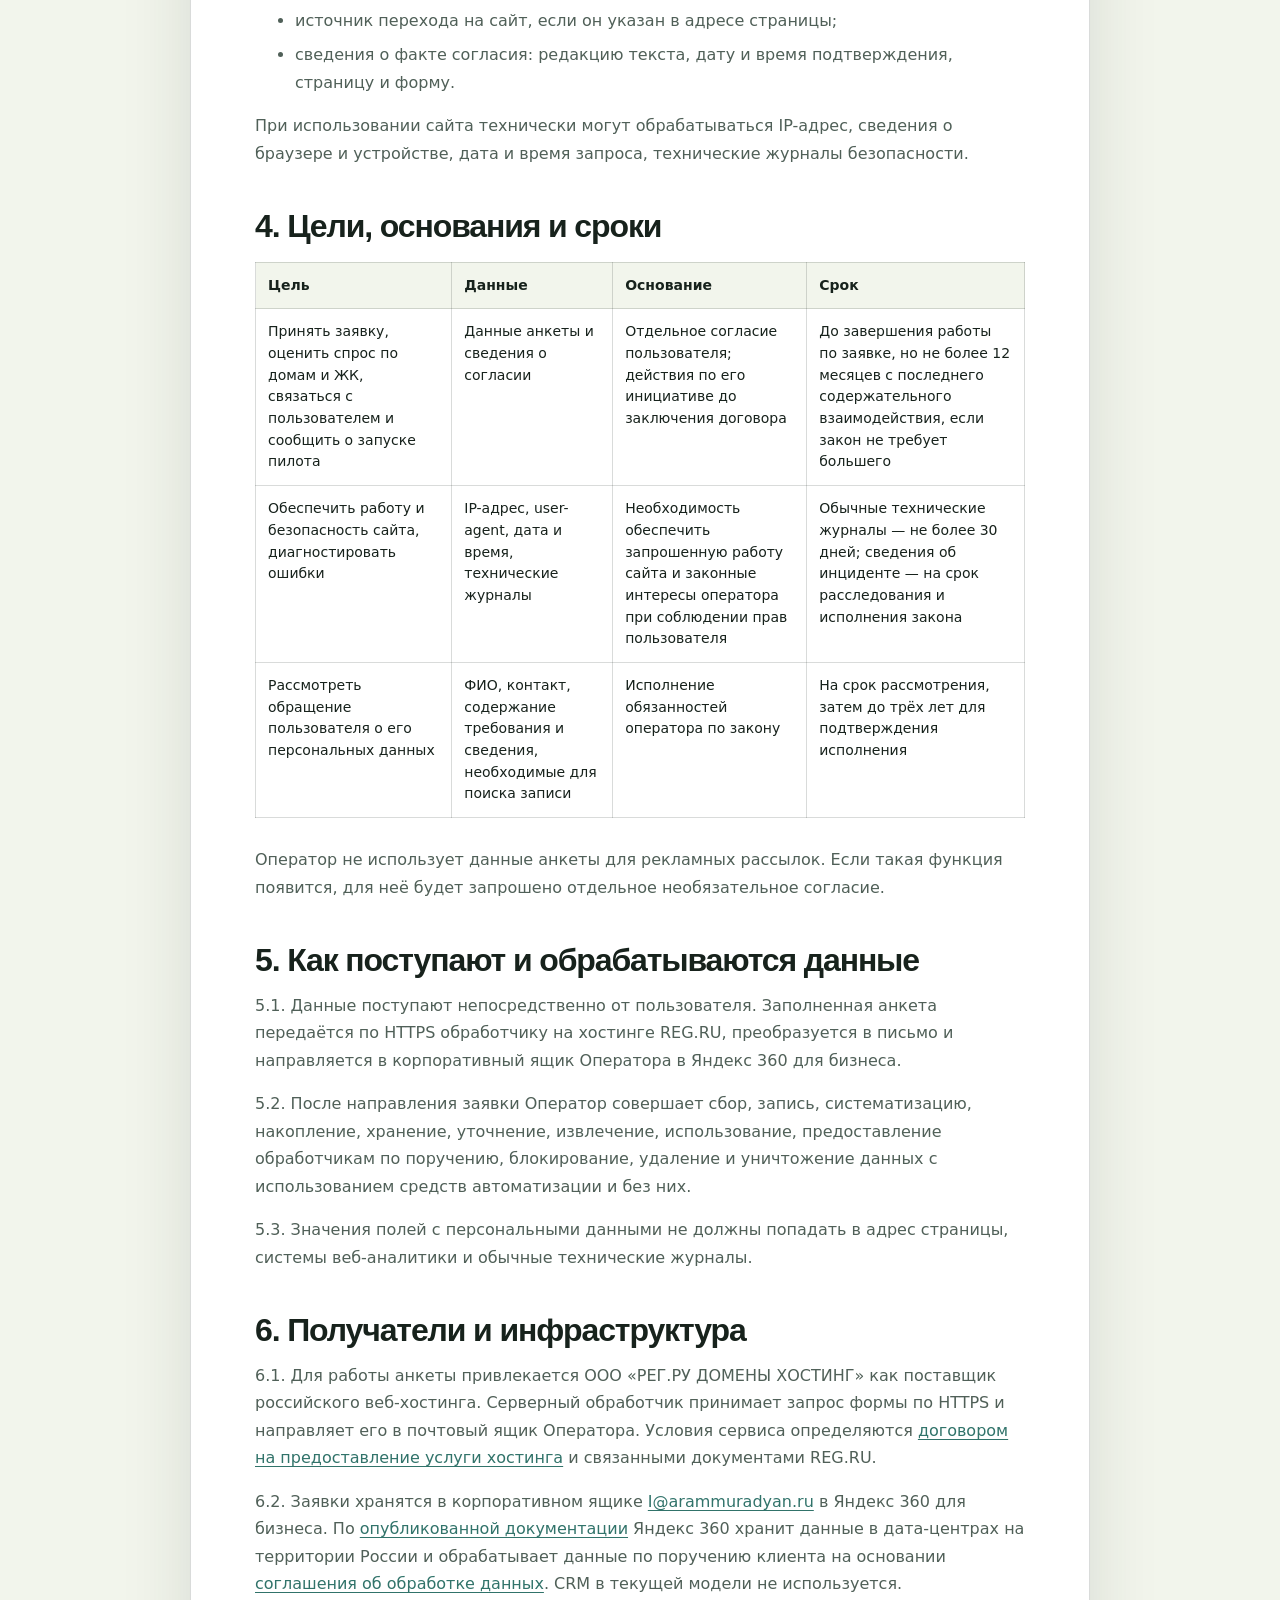
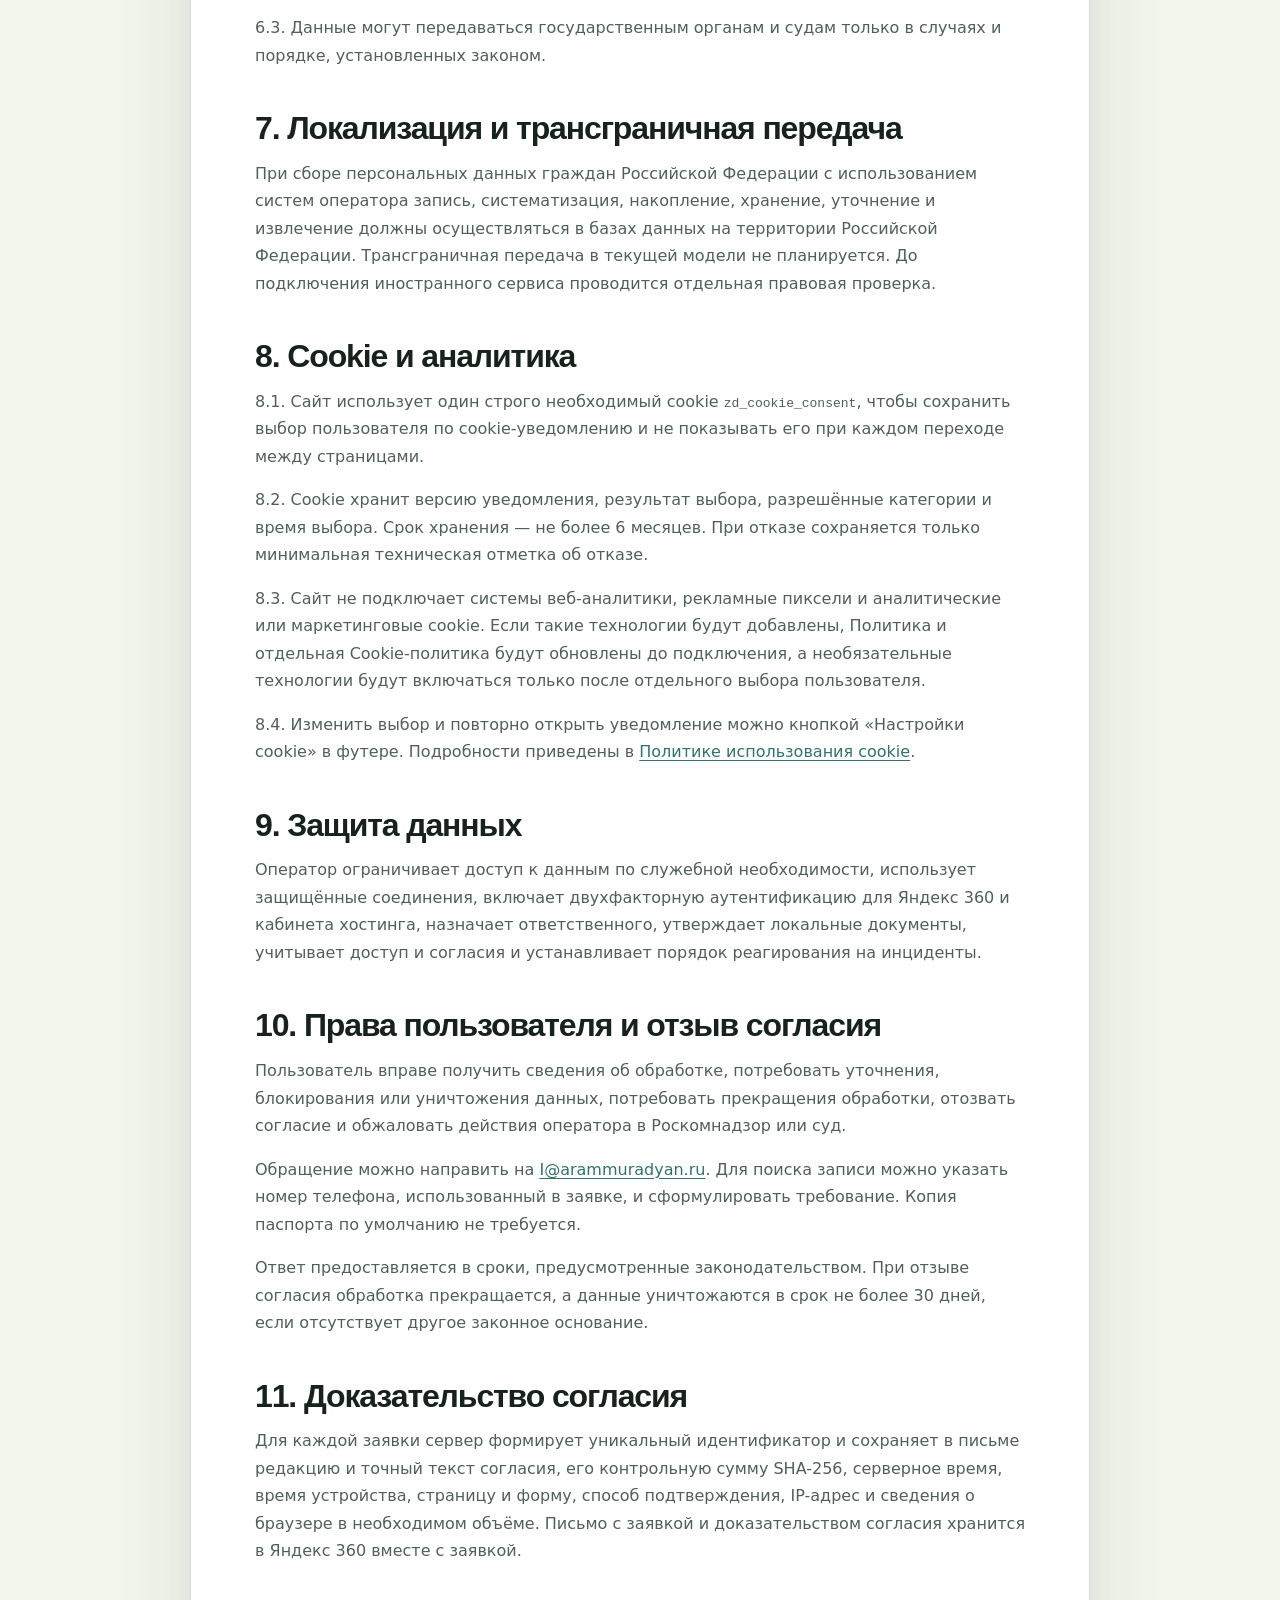
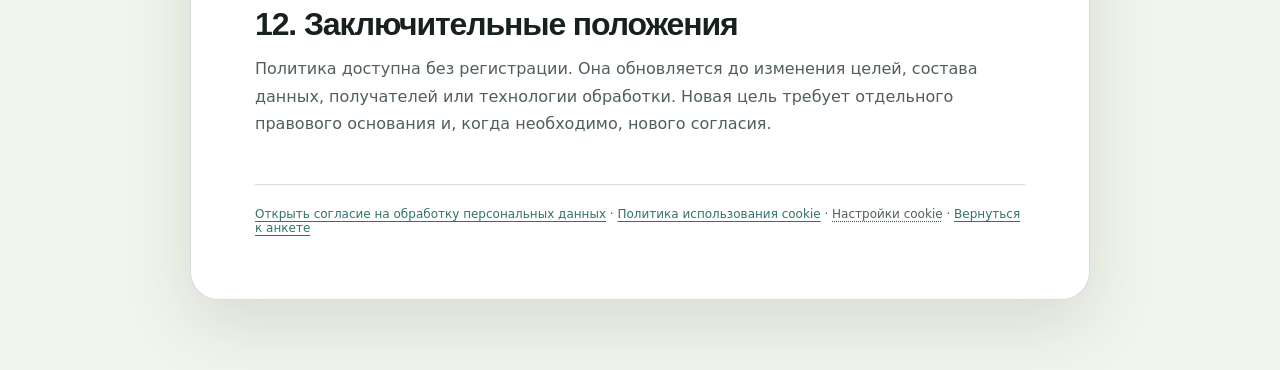
<file: privacy.html>
<!doctype html>
<html lang="ru">
  <head>
    <meta charset="UTF-8" />
    <meta name="viewport" content="width=device-width, initial-scale=1.0" />
    <meta name="theme-color" content="#f2f5ec" />
    <meta name="robots" content="noindex, nofollow" />
    <title>Политика обработки персональных данных — За дверью</title>
    <link rel="stylesheet" href="styles.css?v=20260810-4" />
    <script src="cookie-consent.js?v=20260810-4" defer></script>
  </head>
  <body class="legal-page">
    <header class="legal-header">
      <a class="brand" href="index.html" aria-label="За дверью — на главную">
        <span class="brand__mark" aria-hidden="true"><span></span></span><span>За дверью</span>
      </a>
      <a class="legal-header__back" href="index.html#reserve-form">← Вернуться к анкете</a>
    </header>

    <main class="legal-document">
      <p class="kicker">Юридические документы</p>
      <h1>Политика в отношении обработки персональных данных</h1>
      <p class="legal-meta">Редакция 1.3 от 10 августа 2026 года</p>

      <h2>1. Общие положения</h2>
      <p>1.1. Настоящая Политика определяет порядок обработки и защиты персональных данных пользователей сайта outthedoor.ru проекта «За дверью».</p>
      <p>1.2. Оператор персональных данных:</p>
      <p>
        Индивидуальный предприниматель Мурадян Армен Мурадович<br />
        ИНН: 691008651306 · ОГРНИП: 317695200046717 · дата регистрации: 03.10.2017<br />
        Адрес места жительства содержится в ЕГРИП и предоставляется ФНС России в установленном законом порядке<br />
        E-mail по вопросам персональных данных: <a href="mailto:I@arammuradyan.ru">I@arammuradyan.ru</a><br />
        Телефон: <a href="tel:+79032754265">+7 903 275-42-65</a>
      </p>
      <p>1.3. Политика разработана в соответствии с Федеральным законом от 27.07.2006 № 152-ФЗ «О персональных данных» и иными применимыми нормативными правовыми актами Российской Федерации.</p>
      <p>1.4. Оператор обрабатывает только те данные, которые необходимы для работы с заявкой на пилот сервиса. Сайт не запрашивает паспортные данные, сведения о здоровье, биометрические данные, номер квартиры и данные банковской карты.</p>

      <h2>2. Основные принципы</h2>
      <p>Оператор обрабатывает данные законно и справедливо, заранее определяет цели обработки, не собирает избыточные данные, не использует их для несовместимых целей, ограничивает срок хранения и принимает необходимые организационные и технические меры защиты.</p>
      <p>Согласие на обработку персональных данных оформляется отдельно от условий оказания услуг, рекламы и иных подтверждаемых пользователем документов. Галочка согласия не установлена заранее.</p>

      <h2>3. Какие данные обрабатываются</h2>
      <p>При заполнении анкеты пользователь может предоставить:</p>
      <ul>
        <li>имя;</li>
        <li>номер телефона;</li>
        <li>город, название жилого комплекса и адрес дома без номера квартиры;</li>
        <li>подъезд или секцию — по желанию;</li>
        <li>предпочтительный временной интервал и предварительный тариф;</li>
        <li>источник перехода на сайт, если он указан в адресе страницы;</li>
        <li>сведения о факте согласия: редакцию текста, дату и время подтверждения, страницу и форму.</li>
      </ul>
      <p>При использовании сайта технически могут обрабатываться IP-адрес, сведения о браузере и устройстве, дата и время запроса, технические журналы безопасности.</p>

      <h2>4. Цели, основания и сроки</h2>
      <table>
        <thead><tr><th>Цель</th><th>Данные</th><th>Основание</th><th>Срок</th></tr></thead>
        <tbody>
          <tr>
            <td>Принять заявку, оценить спрос по домам и ЖК, связаться с пользователем и сообщить о запуске пилота</td>
            <td>Данные анкеты и сведения о согласии</td>
            <td>Отдельное согласие пользователя; действия по его инициативе до заключения договора</td>
            <td>До завершения работы по заявке, но не более 12 месяцев с последнего содержательного взаимодействия, если закон не требует большего</td>
          </tr>
          <tr>
            <td>Обеспечить работу и безопасность сайта, диагностировать ошибки</td>
            <td>IP-адрес, user-agent, дата и время, технические журналы</td>
            <td>Необходимость обеспечить запрошенную работу сайта и законные интересы оператора при соблюдении прав пользователя</td>
            <td>Обычные технические журналы — не более 30 дней; сведения об инциденте — на срок расследования и исполнения закона</td>
          </tr>
          <tr>
            <td>Рассмотреть обращение пользователя о его персональных данных</td>
            <td>ФИО, контакт, содержание требования и сведения, необходимые для поиска записи</td>
            <td>Исполнение обязанностей оператора по закону</td>
            <td>На срок рассмотрения, затем до трёх лет для подтверждения исполнения</td>
          </tr>
        </tbody>
      </table>
      <p>Оператор не использует данные анкеты для рекламных рассылок. Если такая функция появится, для неё будет запрошено отдельное необязательное согласие.</p>

      <h2>5. Как поступают и обрабатываются данные</h2>
      <p>5.1. Данные поступают непосредственно от пользователя. Заполненная анкета передаётся по HTTPS обработчику на хостинге REG.RU, преобразуется в письмо и направляется в корпоративный ящик Оператора в Яндекс 360 для бизнеса.</p>
      <p>5.2. После направления заявки Оператор совершает сбор, запись, систематизацию, накопление, хранение, уточнение, извлечение, использование, предоставление обработчикам по поручению, блокирование, удаление и уничтожение данных с использованием средств автоматизации и без них.</p>
      <p>5.3. Значения полей с персональными данными не должны попадать в адрес страницы, системы веб-аналитики и обычные технические журналы.</p>

      <h2>6. Получатели и инфраструктура</h2>
      <p>6.1. Для работы анкеты привлекается ООО «РЕГ.РУ ДОМЕНЫ ХОСТИНГ» как поставщик российского веб-хостинга. Серверный обработчик принимает запрос формы по HTTPS и направляет его в почтовый ящик Оператора. Условия сервиса определяются <a href="https://b2b.reg.ru/hosting/agreement_offer" target="_blank" rel="noopener">договором на предоставление услуги хостинга</a> и связанными документами REG.RU.</p>
      <p>6.2. Заявки хранятся в корпоративном ящике <a href="mailto:I@arammuradyan.ru">I@arammuradyan.ru</a> в Яндекс 360 для бизнеса. По <a href="https://yandex.ru/support/yandex-360/business/admin/ru/security/personal-data" target="_blank" rel="noopener">опубликованной документации</a> Яндекс 360 хранит данные в дата-центрах на территории России и обрабатывает данные по поручению клиента на основании <a href="https://yandex.ru/legal/dpa_360business/" target="_blank" rel="noopener">соглашения об обработке данных</a>. CRM в текущей модели не используется.</p>
      <p>6.3. Данные могут передаваться государственным органам и судам только в случаях и порядке, установленных законом.</p>

      <h2>7. Локализация и трансграничная передача</h2>
      <p>При сборе персональных данных граждан Российской Федерации с использованием систем оператора запись, систематизация, накопление, хранение, уточнение и извлечение должны осуществляться в базах данных на территории Российской Федерации. Трансграничная передача в текущей модели не планируется. До подключения иностранного сервиса проводится отдельная правовая проверка.</p>

      <h2>8. Cookie и аналитика</h2>
      <p>8.1. Сайт использует один строго необходимый cookie <code>zd_cookie_consent</code>, чтобы сохранить выбор пользователя по cookie-уведомлению и не показывать его при каждом переходе между страницами.</p>
      <p>8.2. Cookie хранит версию уведомления, результат выбора, разрешённые категории и время выбора. Срок хранения — не более 6 месяцев. При отказе сохраняется только минимальная техническая отметка об отказе.</p>
      <p>8.3. Сайт не подключает системы веб-аналитики, рекламные пиксели и аналитические или маркетинговые cookie. Если такие технологии будут добавлены, Политика и отдельная Cookie-политика будут обновлены до подключения, а необязательные технологии будут включаться только после отдельного выбора пользователя.</p>
      <p>8.4. Изменить выбор и повторно открыть уведомление можно кнопкой «Настройки cookie» в футере. Подробности приведены в <a href="cookies.html">Политике использования cookie</a>.</p>

      <h2>9. Защита данных</h2>
      <p>Оператор ограничивает доступ к данным по служебной необходимости, использует защищённые соединения, включает двухфакторную аутентификацию для Яндекс 360 и кабинета хостинга, назначает ответственного, утверждает локальные документы, учитывает доступ и согласия и устанавливает порядок реагирования на инциденты.</p>

      <h2>10. Права пользователя и отзыв согласия</h2>
      <p>Пользователь вправе получить сведения об обработке, потребовать уточнения, блокирования или уничтожения данных, потребовать прекращения обработки, отозвать согласие и обжаловать действия оператора в Роскомнадзор или суд.</p>
      <p>Обращение можно направить на <a href="mailto:I@arammuradyan.ru">I@arammuradyan.ru</a>. Для поиска записи можно указать номер телефона, использованный в заявке, и сформулировать требование. Копия паспорта по умолчанию не требуется.</p>
      <p>Ответ предоставляется в сроки, предусмотренные законодательством. При отзыве согласия обработка прекращается, а данные уничтожаются в срок не более 30 дней, если отсутствует другое законное основание.</p>

      <h2>11. Доказательство согласия</h2>
      <p>Для каждой заявки сервер формирует уникальный идентификатор и сохраняет в письме редакцию и точный текст согласия, его контрольную сумму SHA-256, серверное время, время устройства, страницу и форму, способ подтверждения, IP-адрес и сведения о браузере в необходимом объёме. Письмо с заявкой и доказательством согласия хранится в Яндекс 360 вместе с заявкой.</p>

      <h2>12. Заключительные положения</h2>
      <p>Политика доступна без регистрации. Она обновляется до изменения целей, состава данных, получателей или технологии обработки. Новая цель требует отдельного правового основания и, когда необходимо, нового согласия.</p>

      <div class="legal-footer">
        <a href="consent.html">Открыть согласие на обработку персональных данных</a> ·
        <a href="cookies.html">Политика использования cookie</a> ·
        <button class="cookie-settings-link" type="button" data-cookie-settings>Настройки cookie</button> ·
        <a href="index.html#reserve-form">Вернуться к анкете</a>
      </div>
    </main>
  </body>
</html>
</file>
<file: styles.css>
:root {
  --ink: #17221c;
  --ink-soft: #506058;
  --cream: #f2f5ec;
  --paper: #fbfcf8;
  --mint: #bcf24a;
  --mint-soft: #e5f7bd;
  --teal: #31736a;
  --line: rgba(23, 34, 28, 0.16);
  --dark: #17251f;
  --white: #ffffff;
  --shadow: 0 24px 70px rgba(31, 49, 40, 0.13);
  --radius: 28px;
  --shell: min(1180px, calc(100vw - 40px));
}

* { box-sizing: border-box; }
html { scroll-behavior: smooth; }
body {
  margin: 0;
  overflow-x: clip;
  color: var(--ink);
  background: var(--paper);
  font-family: "Manrope", system-ui, sans-serif;
  -webkit-font-smoothing: antialiased;
}
a { color: inherit; text-decoration: none; }
button, input, select { font: inherit; }
button { color: inherit; }
.section-shell { width: var(--shell); margin-inline: auto; }

.prototype-bar {
  min-height: 34px;
  padding: 7px 20px;
  display: flex;
  align-items: center;
  justify-content: center;
  gap: 16px;
  background: var(--ink);
  color: var(--white);
  font-size: 12px;
  font-weight: 700;
  letter-spacing: .08em;
  text-transform: uppercase;
}
.prototype-bar__note { color: var(--mint); }

.site-header {
  width: var(--shell);
  min-height: 82px;
  margin-inline: auto;
  display: grid;
  grid-template-columns: 1fr auto 1fr;
  align-items: center;
  gap: 32px;
}
.brand { min-height: 44px; display: inline-flex; align-items: center; gap: 12px; font-family: "Onest", sans-serif; font-weight: 700; font-size: 19px; }
.brand__mark { width: 27px; height: 32px; border-radius: 4px 4px 2px 2px; background: var(--ink); position: relative; display: inline-block; }
.brand__mark::before { content: ""; position: absolute; inset: 5px 5px 0; border: 1px solid rgba(255,255,255,.6); border-bottom: 0; }
.brand__mark span { position: absolute; right: 5px; top: 16px; width: 3px; height: 3px; border-radius: 50%; background: var(--mint); }
.desktop-nav { display: flex; gap: 30px; font-size: 14px; font-weight: 600; }
.desktop-nav a { transition: opacity .2s; }
.desktop-nav a:hover { opacity: .55; }
.site-header > .button { justify-self: end; }

.button {
  min-height: 54px;
  padding: 0 24px;
  border: 0;
  border-radius: 14px;
  display: inline-flex;
  align-items: center;
  justify-content: center;
  gap: 10px;
  font-weight: 800;
  cursor: pointer;
  transition: transform .2s, box-shadow .2s, background .2s;
}
.button:hover { transform: translateY(-2px); }
.button:focus-visible, a:focus-visible, summary:focus-visible, input:focus-visible, select:focus-visible { outline: 3px solid rgba(49,115,106,.35); outline-offset: 3px; }
.button--small { min-height: 42px; padding-inline: 18px; border-radius: 12px; font-size: 13px; }
.button--dark { background: var(--ink); color: white; box-shadow: 0 8px 22px rgba(23,34,28,.15); }
.button--primary { background: var(--mint); color: var(--ink); box-shadow: 0 12px 28px rgba(136,179,47,.25); }
.button--outline { width: 100%; background: transparent; border: 1px solid var(--line); }
.button--wide { width: 100%; }

.hero {
  padding: 44px 0 72px;
  display: grid;
  grid-template-columns: minmax(0, 1fr) minmax(440px, 520px);
  align-items: start;
  gap: 42px;
}
.hero__copy { padding-top: 42px; }
.eyebrow, .kicker { margin: 0 0 22px; text-transform: uppercase; font-size: 12px; letter-spacing: .12em; font-weight: 800; }
.eyebrow { display: flex; align-items: center; gap: 10px; }
.eyebrow span { width: 8px; height: 8px; border-radius: 50%; background: var(--teal); box-shadow: 0 0 0 5px rgba(49,115,106,.12); }
h1, h2, h3, p { margin-top: 0; }
h1, h2 { font-family: "Onest", sans-serif; letter-spacing: -.055em; }
h1 { margin-bottom: 28px; font-size: clamp(50px, 5vw, 72px); line-height: .96; font-weight: 600; }
h1 > span { display: block; }
h1 em, h2 em { font-style: normal; color: var(--teal); }
.hero__lead { max-width: 590px; margin-bottom: 30px; color: var(--ink-soft); font-size: 18px; line-height: 1.7; }
.hero__actions { display: flex; align-items: center; gap: 26px; }
.text-link { min-height: 44px; display: inline-flex; align-items: center; font-weight: 800; border-bottom: 1px solid var(--ink); }
.text-link span { margin-left: 6px; }
.hero__facts { margin-top: 42px; padding-top: 24px; display: flex; gap: 20px; flex-wrap: wrap; border-top: 1px solid var(--line); color: var(--ink-soft); font-size: 12px; font-weight: 700; text-transform: uppercase; letter-spacing: .06em; }
.hero__facts span:not(:last-child)::after { content: "·"; margin-left: 20px; color: var(--teal); }

.trust-strip { min-height: 126px; padding: 24px 0; display: grid; grid-template-columns: repeat(3, 1fr); border-top: 1px solid var(--line); border-bottom: 1px solid var(--line); }
.trust-strip > div { padding-inline: 48px; display: grid; place-content: center; gap: 4px; }
.trust-strip > div:not(:last-child) { border-right: 1px solid var(--line); }
.trust-strip strong { font: 600 29px/1 "Onest", sans-serif; letter-spacing: -.04em; }
.trust-strip span { color: var(--ink-soft); font-size: 12px; }

.section { padding: 120px 0; }
.section-heading { margin-bottom: 52px; display: grid; grid-template-columns: 80px 1fr; gap: 20px; }
.section-heading--split { grid-template-columns: 1.25fr .75fr; align-items: end; }
.section-index { font: 600 13px "Onest", sans-serif; color: var(--teal); }
.section h2 { margin-bottom: 0; font-size: clamp(42px, 5vw, 66px); line-height: 1.03; font-weight: 600; }
.section-intro { max-width: 410px; margin: 0; color: var(--ink-soft); line-height: 1.7; }
.steps-grid { display: grid; grid-template-columns: repeat(4, 1fr); gap: 14px; }
.step-card { min-height: 350px; padding: 24px; display: flex; flex-direction: column; border-radius: var(--radius); background: var(--cream); }
.step-card--accent { background: var(--mint-soft); }
.step-card--dark { background: var(--dark); color: white; }
.step-card__number { align-self: flex-end; font-size: 11px; color: var(--ink-soft); }
.step-card--dark .step-card__number { color: rgba(255,255,255,.55); }
.step-card__icon { width: 72px; height: 72px; margin: 44px 0 auto; position: relative; border-radius: 50%; border: 1px solid var(--line); }
.icon-clock::before { content: ""; position: absolute; width: 1px; height: 22px; left: 35px; top: 13px; background: var(--ink); transform-origin: bottom; transform: rotate(-10deg); }
.icon-clock::after { content: ""; position: absolute; width: 18px; height: 1px; left: 35px; top: 34px; background: var(--ink); transform: rotate(34deg); transform-origin: left; }
.icon-bell::before { content: ""; position: absolute; width: 28px; height: 32px; left: 21px; top: 18px; border: 2px solid var(--ink); border-radius: 17px 17px 7px 7px; }
.icon-bell::after { content: "•"; position: absolute; left: 31px; bottom: 4px; font-size: 24px; }
.icon-bag::before { content: ""; position: absolute; width: 30px; height: 34px; left: 20px; top: 21px; border: 2px solid var(--ink); border-radius: 4px 4px 13px 13px; }
.icon-bag::after { content: ""; position: absolute; width: 18px; height: 9px; left: 26px; top: 14px; border: 2px solid var(--ink); border-bottom: 0; border-radius: 8px 8px 0 0; }
.icon-check { border-color: rgba(255,255,255,.22); }
.icon-check::before { content: "✓"; position: absolute; inset: 0; display: grid; place-items: center; color: var(--mint); font-size: 34px; }
.step-card h3 { margin-bottom: 12px; font: 600 23px/1.15 "Onest", sans-serif; letter-spacing: -.03em; }
.step-card p { margin-bottom: 0; color: var(--ink-soft); font-size: 13px; line-height: 1.65; }
.step-card--dark p { color: rgba(255,255,255,.62); }

.section--dark { background: var(--dark); color: white; }
.kicker--light { color: var(--mint); }
.lifestyle { padding: 130px 0; }
.lifestyle__statement { margin-bottom: 90px; }
.lifestyle__statement h2 { font-size: clamp(46px, 6vw, 76px); }
.lifestyle__statement h2 em { color: var(--mint); }
.lifestyle__cards { display: grid; grid-template-columns: repeat(3, 1fr); gap: 1px; background: rgba(255,255,255,.15); }
.lifestyle__cards article { padding: 36px 36px 10px 0; min-height: 215px; background: var(--dark); }
.lifestyle__cards article:not(:first-child) { padding-left: 36px; }
.lifestyle__cards span { color: var(--mint); font-size: 11px; }
.lifestyle__cards h3 { margin-top: 54px; font: 600 21px "Onest", sans-serif; }
.lifestyle__cards p { color: rgba(255,255,255,.55); font-size: 13px; line-height: 1.65; }

.plans-grid { display: grid; grid-template-columns: repeat(3, 1fr); gap: 15px; }
.plan-card { min-height: 390px; padding: 28px; position: relative; display: flex; flex-direction: column; border: 1px solid var(--line); border-radius: var(--radius); background: white; }
.plan-card--featured { background: var(--mint-soft); border-color: transparent; transform: translateY(-14px); }
.plan-card__tag { position: absolute; top: -14px; left: 28px; padding: 8px 13px; border-radius: 100px; background: var(--ink); color: white; font-size: 10px; font-weight: 800; text-transform: uppercase; letter-spacing: .08em; }
.plan-card__top { display: flex; justify-content: space-between; color: var(--ink-soft); font-size: 12px; font-weight: 700; }
.plan-card__price { margin: 62px 0 16px; display: flex; align-items: flex-end; gap: 9px; }
.plan-card__price strong { font: 600 52px/.9 "Onest", sans-serif; letter-spacing: -.06em; }
.plan-card__price span { color: var(--ink-soft); font-size: 12px; }
.plan-card p { color: var(--ink-soft); font-size: 13px; line-height: 1.6; }
.plan-card .button { margin-top: auto; }
.plans-note { margin-top: 28px; display: flex; flex-wrap: wrap; justify-content: center; gap: 12px 28px; color: var(--ink-soft); font-size: 12px; }
.plans-note span::before { content: "✓"; margin-right: 8px; color: var(--teal); }

.section--soft { background: var(--cream); }
.rules-layout { display: grid; grid-template-columns: .8fr 1.2fr; gap: 80px; align-items: center; }
.rules-copy h2 { margin-bottom: 28px; font-size: clamp(42px, 4.5vw, 62px); }
.rules-copy > p:last-child { color: var(--ink-soft); line-height: 1.7; }
.rules-columns { display: grid; grid-template-columns: repeat(2, 1fr); gap: 14px; }
.rule-card { min-height: 370px; padding: 28px; border-radius: var(--radius); background: white; }
.rule-card--yes { background: var(--mint-soft); }
.rule-card h3 { margin-bottom: 65px; font: 600 23px "Onest", sans-serif; }
.rule-card h3 span { width: 32px; height: 32px; margin-right: 8px; display: inline-grid; place-items: center; border-radius: 50%; background: var(--ink); color: white; }
.rule-card--no h3 span { background: #e9d9d5; color: #883c32; }
.rule-card ul { margin: 0; padding: 0; list-style: none; }
.rule-card li { padding: 13px 0; border-top: 1px solid var(--line); color: var(--ink-soft); font-size: 13px; line-height: 1.45; }

.faq-heading { margin-bottom: 30px; }
.faq-list { border-top: 1px solid var(--line); }
.faq-list details { border-bottom: 1px solid var(--line); }
.faq-list summary { padding: 25px 4px; display: flex; justify-content: space-between; align-items: center; cursor: pointer; font: 600 20px "Onest", sans-serif; list-style: none; }
.faq-list summary::-webkit-details-marker { display: none; }
.faq-list summary span { font: 400 28px "Manrope", sans-serif; transition: transform .2s; }
.faq-list details[open] summary span { transform: rotate(45deg); }
.faq-list details p { max-width: 740px; padding: 0 4px 24px; color: var(--ink-soft); line-height: 1.7; }

.reserve-form { padding: 30px; border-radius: 25px; background: white; color: var(--ink); box-shadow: 0 28px 70px rgba(14,47,42,.3); }
.reserve-form--hero { border: 1px solid var(--line); box-shadow: 0 24px 70px rgba(31,49,40,.14); }
.form-head { margin-bottom: 24px; display: flex; align-items: center; justify-content: space-between; }
.form-head > div { display: grid; gap: 3px; }
.form-head span { color: var(--ink-soft); font-size: 12px; }
.form-head strong { font: 600 28px "Onest", sans-serif; letter-spacing: -.035em; }
.form-intro { margin: -10px 0 22px; color: var(--ink-soft); font-size: 12px; line-height: 1.55; }
.demo-pill { padding: 6px 9px; border-radius: 99px; background: var(--cream); color: var(--teal) !important; font-weight: 800; text-transform: uppercase; letter-spacing: .08em; }
.reserve-form > label, .reserve-form > .form-field, .form-grid label { margin-bottom: 16px; display: grid; gap: 7px; }
.reserve-form label > span, .form-field > label, legend { font-size: 11px; font-weight: 800; }
.input-note { color: var(--ink-soft); font-size: 10px; line-height: 1.45; }
input, select { width: 100%; height: 48px; padding: 0 14px; border: 1px solid var(--line); border-radius: 11px; background: white; color: var(--ink); }
input::placeholder { color: #9aa59e; }
.form-grid { display: grid; grid-template-columns: 1fr 1fr; gap: 12px; }
.address-combobox { position: relative; }
.address-suggestions {
  width: 100%;
  max-height: 270px;
  padding: 6px;
  position: absolute;
  z-index: 20;
  top: calc(100% + 6px);
  left: 0;
  overflow-y: auto;
  border: 1px solid var(--line);
  border-radius: 13px;
  background: white;
  box-shadow: 0 18px 44px rgba(23,34,28,.2);
}
.address-suggestion {
  width: 100%;
  min-height: 46px;
  padding: 10px 11px;
  border: 0;
  border-radius: 8px;
  display: block;
  background: transparent;
  color: var(--ink);
  cursor: pointer;
  text-align: left;
  font-size: 12px;
  line-height: 1.45;
}
.address-suggestion:hover, .address-suggestion.is-active { background: var(--cream); }
.address-suggestion strong { display: block; font-weight: 700; }
.address-suggestion small { display: block; margin-top: 2px; color: var(--ink-soft); font-size: 9px; }
.address-status { min-height: 0; color: var(--ink-soft); font-size: 9px; line-height: 1.4; }
.address-status:not(:empty) { min-height: 13px; }
fieldset { margin: 0 0 16px; padding: 0; border: 0; }
legend { margin-bottom: 8px; }
.slot-options { display: grid; grid-template-columns: repeat(3, 1fr); gap: 7px; }
.slot-options label { cursor: pointer; }
.slot-options input {
  width: 1px;
  height: 1px;
  margin: -1px;
  padding: 0;
  position: absolute;
  overflow: hidden;
  clip-path: inset(50%);
  opacity: 0;
  pointer-events: none;
}
.slot-options label > span { min-height: 55px; display: grid; place-items: center; gap: 1px; border: 1px solid var(--line); border-radius: 10px; font-size: 13px; }
.slot-options small { color: var(--ink-soft); font-size: 9px; font-weight: 500; }
.slot-options input:checked + span { border-color: var(--teal); background: #eaf5ee; color: var(--teal); }
.slot-options input:focus-visible + span { outline: 3px solid rgba(49,115,106,.35); outline-offset: 3px; }
.check-row { margin: 4px 0 18px !important; display: grid !important; grid-template-columns: 18px 1fr; align-items: start; gap: 9px !important; }
.check-row input { width: 17px; height: 17px; margin: 0; accent-color: var(--teal); }
.check-row span { color: var(--ink-soft); font-size: 10px !important; line-height: 1.45; font-weight: 500 !important; }
.check-row a { color: var(--teal); text-decoration: underline; text-underline-offset: 2px; }
.check-row a:hover { text-decoration-thickness: 2px; }
.form-error { min-height: 18px; margin: -8px 0 5px; color: #9d2f28; font-size: 10px; }
.form-note { margin: 10px 0 0; color: var(--ink-soft); text-align: center; font-size: 9px; }
.form-trap { display: none !important; }

.about-section { padding-block: 110px; }
.about-grid { display: grid; grid-template-columns: minmax(0, 1.15fr) minmax(360px, .85fr); align-items: start; gap: 76px; }
.about-copy h2 { max-width: 720px; margin-bottom: 34px; }
.about-lead { max-width: 710px; color: var(--ink-soft); font-size: 16px; line-height: 1.75; }
.contact-card { padding: 34px; border-radius: var(--radius); background: var(--white); box-shadow: var(--shadow); }
.contact-card__eyebrow { margin-bottom: 26px; color: var(--teal); font-size: 10px; font-weight: 800; letter-spacing: .1em; text-transform: uppercase; }
.contact-card h3 { margin-bottom: 12px; font: 600 32px/1.08 "Onest", sans-serif; letter-spacing: -.045em; }
.project-status { margin-bottom: 30px; color: var(--ink-soft); font-size: 12px; line-height: 1.55; }
.contact-list { margin: 0 0 28px; }
.contact-list > div { padding: 14px 0; display: grid; grid-template-columns: 86px 1fr; gap: 16px; border-top: 1px solid var(--line); }
.contact-list dt { color: var(--ink-soft); font-size: 10px; font-weight: 800; letter-spacing: .08em; text-transform: uppercase; }
.contact-list dd { margin: 0; overflow-wrap: anywhere; font-size: 13px; font-weight: 800; }
.contact-list a { color: var(--teal); text-decoration: underline; text-underline-offset: 3px; }

.bottom-cta { margin-bottom: 30px; padding: 58px 64px; display: grid; grid-template-columns: 1fr auto; align-items: center; gap: 48px; border-radius: 34px; background: var(--teal); color: white; }
.bottom-cta .kicker { margin-bottom: 16px; }
.bottom-cta h2 { max-width: 780px; margin: 0; font: 600 clamp(34px, 4vw, 52px)/1.05 "Onest", sans-serif; letter-spacing: -.05em; }
.bottom-cta .button { min-width: 205px; }

.site-footer { min-height: 180px; padding: 40px 0 32px; display: grid; grid-template-columns: auto 1fr auto; align-items: start; gap: 40px; color: var(--ink-soft); }
.brand--footer { color: var(--ink); }
.site-footer p { font-size: 12px; }
.footer-links { display: flex; gap: 12px 18px; font-size: 11px; }
.footer-links a, .footer-links .cookie-settings-link { min-height: 44px; display: inline-flex; align-items: center; }
.site-footer small { grid-column: 1 / -1; padding-top: 18px; border-top: 1px solid var(--line); font-size: 10px; }
.cookie-settings-link { padding: 0; border: 0; background: transparent; color: inherit; cursor: pointer; font: inherit; text-decoration: underline; text-decoration-style: dotted; text-underline-offset: 3px; }
.cookie-settings-link:hover { color: var(--teal); }

.legal-page { background: var(--cream); }
.legal-header { width: min(900px, calc(100vw - 40px)); min-height: 82px; margin-inline: auto; display: flex; align-items: center; justify-content: space-between; gap: 24px; }
.legal-header__back { min-height: 44px; display: inline-flex; align-items: center; color: var(--teal); font-size: 13px; font-weight: 800; }
.legal-document { width: min(900px, calc(100vw - 40px)); margin: 28px auto 70px; padding: clamp(28px, 5vw, 64px); border: 1px solid var(--line); border-radius: 28px; background: white; box-shadow: var(--shadow); }
.legal-document h1 { max-width: 760px; margin: 0 0 16px; font: 600 clamp(34px, 6vw, 58px)/1.02 "Onest", sans-serif; letter-spacing: -.05em; }
.legal-document h2 { margin: 42px 0 14px; font: 600 clamp(24px, 4vw, 32px)/1.08 "Onest", sans-serif; letter-spacing: -.035em; }
.legal-document h3 { margin: 28px 0 10px; font: 600 20px/1.2 "Onest", sans-serif; }
.legal-document p, .legal-document li { color: var(--ink-soft); line-height: 1.72; }
.legal-document li + li { margin-top: 7px; }
.legal-document a { color: var(--teal); text-decoration: underline; text-underline-offset: 3px; }
.legal-meta { margin-bottom: 28px; color: var(--ink-soft); font-size: 13px; }
.legal-document table { width: 100%; border-collapse: collapse; margin: 18px 0 28px; font-size: 14px; }
.legal-document th, .legal-document td { padding: 12px; border: 1px solid var(--line); vertical-align: top; text-align: left; line-height: 1.55; }
.legal-document th { background: var(--cream); }
.legal-footer { margin-top: 46px; padding-top: 22px; border-top: 1px solid var(--line); color: var(--ink-soft); font-size: 12px; }

.cookie-banner {
  width: min(960px, calc(100vw - 40px));
  margin-inline: auto;
  padding: 22px;
  position: fixed;
  z-index: 1000;
  right: 0;
  bottom: 20px;
  left: 0;
  display: grid;
  grid-template-columns: minmax(0, 1fr) auto;
  align-items: center;
  gap: 24px;
  border: 1px solid var(--line);
  border-radius: 20px;
  background: var(--white);
  box-shadow: 0 24px 80px rgba(23,34,28,.24);
}
.cookie-banner[hidden] { display: none; }
.cookie-banner__title { margin: 0 0 6px; font: 600 22px/1.1 "Onest", sans-serif; letter-spacing: -.025em; }
.cookie-banner__text { max-width: 650px; margin: 0; color: var(--ink-soft); font-size: 12px; line-height: 1.55; }
.cookie-banner__text a { color: var(--teal); text-decoration: underline; text-underline-offset: 2px; }
.cookie-banner__actions { display: grid; grid-template-columns: repeat(2, minmax(150px, 1fr)); gap: 10px; }
.cookie-choice { min-height: 48px; padding: 0 18px; border: 1px solid var(--line); border-radius: 12px; cursor: pointer; font-size: 12px; font-weight: 800; }
.cookie-choice--decline { background: var(--white); color: var(--ink); }
.cookie-choice--accept { border-color: var(--mint); background: var(--mint); color: var(--ink); }
.cookie-choice:hover { transform: translateY(-1px); }

.demo-dialog { width: min(480px, calc(100vw - 30px)); padding: 38px; border: 0; border-radius: 28px; color: var(--ink); box-shadow: 0 30px 100px rgba(23,34,28,.35); }
.demo-dialog::backdrop { background: rgba(15,26,20,.68); backdrop-filter: blur(8px); }
.dialog-close { width: 34px; height: 34px; position: absolute; top: 16px; right: 16px; border: 0; border-radius: 50%; background: var(--cream); cursor: pointer; font-size: 22px; }
.dialog-icon { width: 62px; height: 62px; margin-bottom: 26px; display: grid; place-items: center; border-radius: 50%; background: var(--mint); font-size: 28px; }
.demo-dialog h2 { margin-bottom: 17px; font: 600 40px/1.03 "Onest", sans-serif; letter-spacing: -.05em; }
.demo-dialog > p { color: var(--ink-soft); line-height: 1.6; }
.dialog-note { font-size: 11px; }
.share-status { min-height: 24px; margin: 14px 0 8px; color: var(--ink); font-size: 13px; font-weight: 700; }
.dialog-copy { margin-top: 10px; }
.dialog-done { width: 100%; min-height: 44px; margin-top: 8px; border: 0; background: transparent; color: var(--ink-soft); cursor: pointer; font: 700 13px "Manrope", sans-serif; }
[hidden] { display: none !important; }

@media (max-width: 1000px) {
  .site-header { grid-template-columns: 1fr auto; }
  .desktop-nav { display: none; }
  .hero { grid-template-columns: 1fr; padding-top: 28px; }
  .hero__copy { max-width: 760px; padding-top: 20px; }
  .steps-grid { grid-template-columns: repeat(2, 1fr); }
  .rules-layout { grid-template-columns: 1fr; }
  .about-grid { grid-template-columns: 1fr; gap: 42px; }
  .contact-card { max-width: 660px; }
  .reserve-form { width: 100%; max-width: 660px; }
  .bottom-cta { padding: 48px; grid-template-columns: 1fr; }
  .bottom-cta .button { justify-self: start; }
}

@media (max-width: 720px) {
  :root { --shell: min(calc(100% - 32px), 1180px); --radius: 22px; }
  .legal-header { width: min(100% - 32px, 900px); }
  .legal-document { width: min(100% - 32px, 900px); margin-top: 14px; padding: 26px 20px; border-radius: 20px; }
  .legal-document table { display: block; overflow-x: auto; }
  .prototype-bar { min-height: 36px; padding-inline: 16px; justify-content: space-between; gap: 8px; font-size: 8px; letter-spacing: .06em; }
  .site-header { min-height: 72px; gap: 12px; }
  .brand { font-size: 16px; }
  .brand__mark { width: 23px; height: 28px; }
  .site-header .button { min-height: 44px; padding-inline: 13px; font-size: 10px; text-align: center; }
  .hero { min-height: auto; padding: 24px 0 58px; gap: 26px; }
  .hero__copy { padding-top: 10px; }
  h1 { font-size: clamp(40px, 11.4vw, 46px); line-height: .98; letter-spacing: -.045em; }
  .hero__lead { font-size: 15px; }
  .hero__actions { display: none; }
  .hero__facts { margin-top: 24px; padding-top: 18px; gap: 8px 10px; font-size: 10px; line-height: 1.5; }
  .hero__facts span:not(:last-child)::after { margin-left: 10px; }
  .trust-strip { grid-template-columns: 1fr; }
  .trust-strip > div { min-height: 88px; padding-inline: 16px; text-align: center; }
  .trust-strip > div:not(:last-child) { border-right: 0; border-bottom: 1px solid var(--line); }
  .section { padding: 82px 0; }
  .section-heading, .section-heading--split { grid-template-columns: 1fr; }
  .section-index { display: none; }
  .section h2, .lifestyle__statement h2, .rules-copy h2 { font-size: clamp(34px, 10vw, 42px); line-height: 1.05; }
  .steps-grid, .plans-grid, .rules-columns { grid-template-columns: 1fr; }
  .step-card { min-height: 310px; }
  .lifestyle { padding: 88px 0; }
  .lifestyle__cards { grid-template-columns: 1fr; background: none; }
  .lifestyle__cards article, .lifestyle__cards article:not(:first-child) { padding: 28px 0; border-top: 1px solid rgba(255,255,255,.15); }
  .lifestyle__cards h3 { margin-top: 34px; }
  .plan-card--featured { transform: none; }
  .plan-card { min-height: 310px; padding: 24px; }
  .plan-card__price { margin-top: 46px; }
  .plan-card__price strong { font-size: 46px; }
  .rules-layout { gap: 42px; }
  .about-section { padding-block: 82px; }
  .contact-card { padding: 26px 22px; }
  .contact-card h3 { font-size: 28px; }
  .reserve-form { padding: 22px; border-radius: 22px; }
  .form-grid { grid-template-columns: 1fr; gap: 0; }
  input, select { font-size: 16px; }
  .check-row { min-height: 44px; align-items: center; }
  .check-row input { width: 20px; height: 20px; }
  .check-row span { font-size: 12px !important; }
  .faq-list summary { min-height: 68px; padding-block: 20px; font-size: 18px; }
  .bottom-cta { width: 100%; margin-bottom: 0; padding: 58px 20px; border-radius: 0; }
  .bottom-cta h2 { font-size: clamp(32px, 9vw, 40px); }
  .bottom-cta .button { width: 100%; }
  .site-footer { grid-template-columns: 1fr; gap: 18px; }
  .footer-links { flex-wrap: wrap; }
  .cookie-banner { width: min(100% - 24px, 960px); bottom: 12px; padding: 18px; grid-template-columns: 1fr; gap: 16px; border-radius: 17px; }
  .cookie-banner__title { font-size: 20px; }
  .cookie-banner__text { font-size: 12px; }
  .cookie-banner__actions { grid-template-columns: 1fr; }
  .cookie-choice { width: 100%; }
  .demo-dialog { padding: 30px 24px 24px; }
  .dialog-close { width: 44px; height: 44px; top: 10px; right: 10px; }
  .demo-dialog h2 { font-size: 34px; }
}

@media (max-width: 360px) {
  :root { --shell: min(calc(100% - 24px), 1180px); }
  .prototype-bar { padding-inline: 12px; font-size: 8px; }
  .brand { gap: 8px; font-size: 14px; }
  .site-header .button { max-width: 124px; padding-inline: 10px; }
  h1 { font-size: 38px; }
  .hero__actions .button { padding-inline: 16px; }
  .section { padding: 72px 0; }
  .section h2, .lifestyle__statement h2, .rules-copy h2 { font-size: 34px; }
  .reserve-form { padding: 19px; }
  .slot-options { gap: 5px; }
  .slot-options label > span { font-size: 12px; }
}

@media (prefers-reduced-motion: reduce) {
  html { scroll-behavior: auto; }
  *, *::before, *::after { transition-duration: .01ms !important; }
}

@media print {
  .cookie-banner, .cookie-settings-link { display: none !important; }
}
</file>
